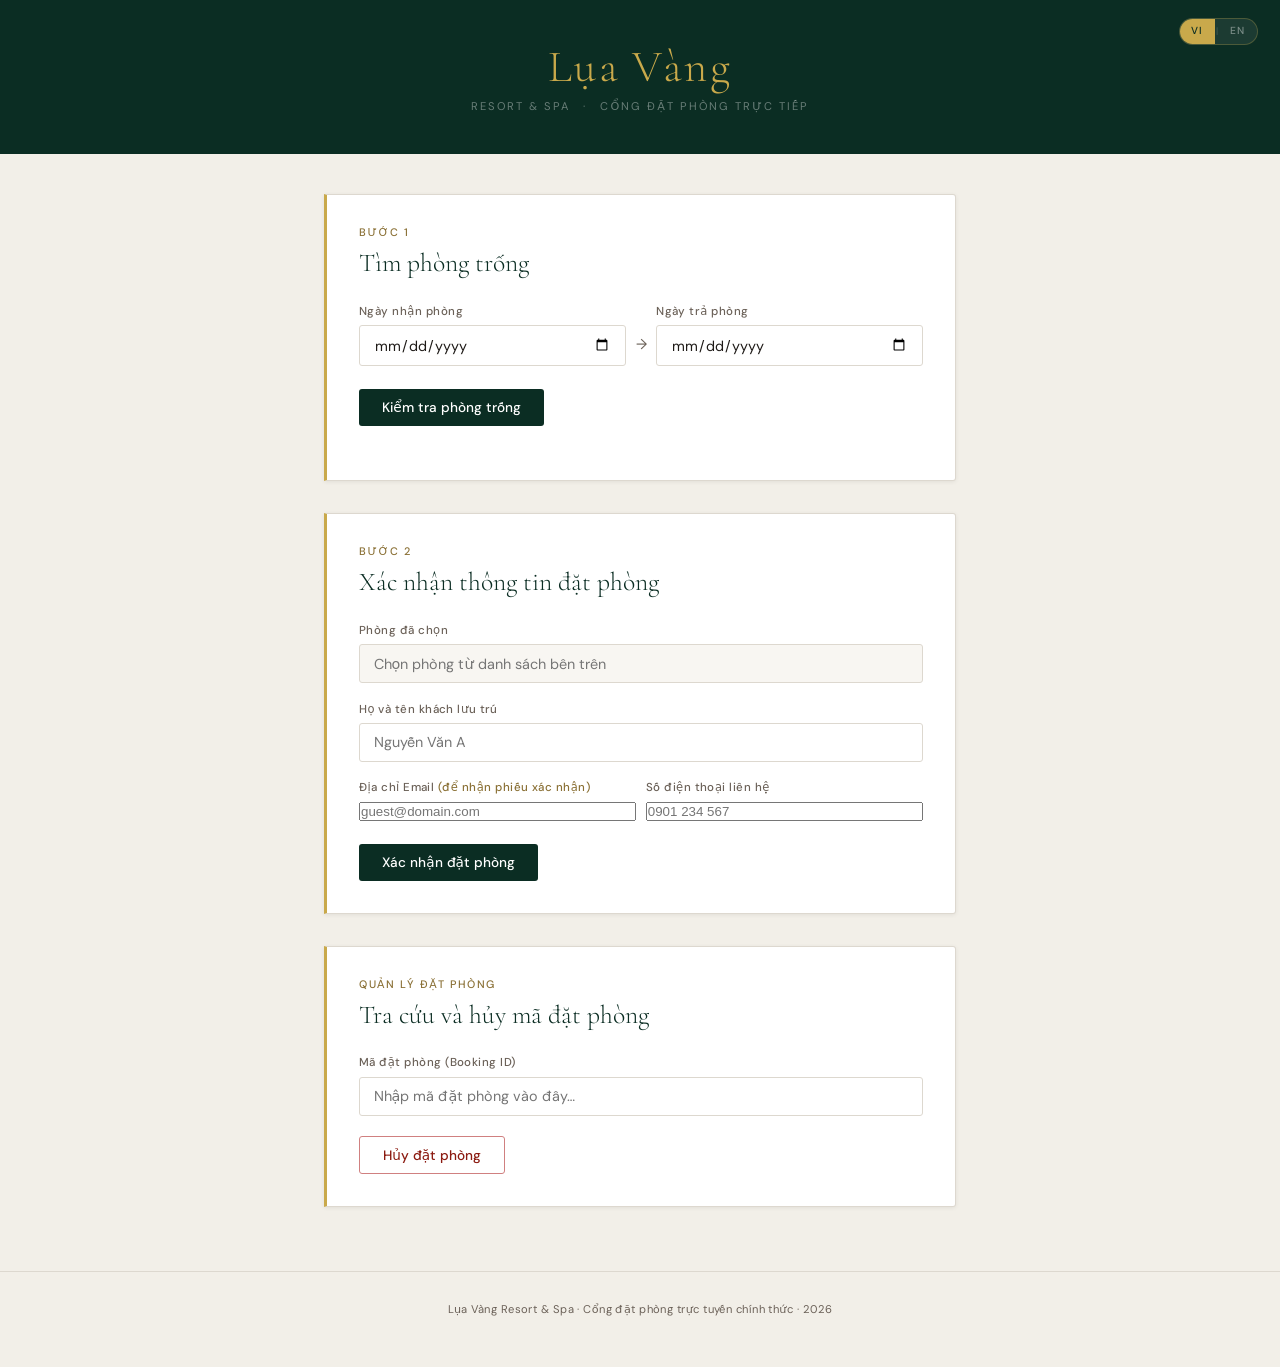
<file: index.html>
<!DOCTYPE html>
<html lang="vi">
<head>
  <meta charset="UTF-8">
  <meta name="viewport" content="width=device-width, initial-scale=1.0">
  <title>Đặt Phòng Trực Tuyến — Lụa Vàng Resort &amp; Spa</title>
  <link rel="preconnect" href="https://fonts.googleapis.com">
  <link rel="preconnect" href="https://fonts.gstatic.com" crossorigin>
  <link href="https://fonts.googleapis.com/css2?family=Cormorant+Garamond:ital,wght@0,300;0,400;1,300&family=DM+Sans:wght@300;400;500&display=swap" rel="stylesheet">
  <link rel="stylesheet" href="style.css">
</head>
<body>

  <header>
    <div class="header-inner">
      <div class="hotel-name">Lụa Vàng</div>
      <div class="hotel-sub" data-i18n-html="hotel-sub">Resort &amp; Spa &ensp;·&ensp; Cổng Đặt Phòng Trực Tiếp</div>
    </div>
    <div class="lang-toggle" id="lang-toggle" role="group" aria-label="Language / Ngôn ngữ">
      <span class="lang-opt active" data-lang="vi">VI</span>
      <span class="lang-sep">|</span>
      <span class="lang-opt" data-lang="en">EN</span>
    </div>
  </header>

  <main>
    <!-- BƯỚC 1: TÌM PHÒNG -->
    <section class="step" id="search-section">
      <div class="step-tag" data-i18n="step1-tag">Bước 1</div>
      <h2 data-i18n="step1-h2">Tìm phòng trống</h2>

      <div class="date-row">
        <div class="field">
          <label for="check-in" data-i18n="label-checkin">Ngày nhận phòng</label>
          <input type="date" id="check-in">
        </div>
        <span class="date-arrow">→</span>
        <div class="field">
          <label for="check-out" data-i18n="label-checkout">Ngày trả phòng</label>
          <input type="date" id="check-out">
        </div>
      </div>

      <button class="btn btn-primary" id="search-btn" data-i18n="btn-search">Kiểm tra phòng trống</button>
      <div id="search-status" class="msg hidden"></div>
      <div id="rooms-container"></div>
    </section>

    <!-- BƯỚC 2: XÁC NHẬN ĐẶT PHÒNG -->
    <section class="step" id="book-section">
      <div class="step-tag" data-i18n="step2-tag">Bước 2</div>
      <h2 data-i18n="step2-h2">Xác nhận thông tin đặt phòng</h2>

      <div class="field">
        <label for="selected-room" data-i18n="label-room">Phòng đã chọn</label>
        <input type="text" id="selected-room"
               placeholder="Chọn phòng từ danh sách bên trên"
               data-i18n-placeholder="ph-room" readonly>
      </div>

      <div class="field">
        <label for="guest-name" data-i18n="label-guest">Họ và tên khách lưu trú</label>
        <input type="text" id="guest-name"
               placeholder="Nguyễn Văn A"
               data-i18n-placeholder="ph-guest">
      </div>

      <div class="date-row">
        <div class="field">
          <label for="guest-email" data-i18n="label-email">Địa chỉ Email <span style="color:var(--gold-dim);font-weight:500" data-i18n="label-email-note">(để nhận phiếu xác nhận)</span></label>
          <input type="email" id="guest-email"
                 placeholder="guest@domain.com"
                 data-i18n-placeholder="ph-email">
        </div>
        <div class="field">
          <label for="guest-phone" data-i18n="label-phone">Số điện thoại liên hệ</label>
          <input type="tel" id="guest-phone"
                 placeholder="0901 234 567"
                 data-i18n-placeholder="ph-phone">
        </div>
      </div>

      <button class="btn btn-primary" id="book-btn" data-i18n="btn-book">Xác nhận đặt phòng</button>
      <div id="book-status" class="msg hidden"></div>
      <div id="booking-result" class="booking-panel hidden"></div>
    </section>

    <!-- BƯỚC 3: HỦY ĐẶT PHÒNG -->
    <section class="step" id="cancel-section">
      <div class="step-tag" data-i18n="cancel-tag">Quản lý đặt phòng</div>
      <h2 data-i18n="cancel-h2">Tra cứu và hủy mã đặt phòng</h2>

      <div class="field">
        <label for="booking-id-input" data-i18n="label-bid">Mã đặt phòng (Booking ID)</label>
        <input type="text" id="booking-id-input"
               placeholder="Nhập mã đặt phòng vào đây…"
               data-i18n-placeholder="ph-bid">
      </div>

      <button class="btn btn-cancel" id="cancel-btn" data-i18n="btn-cancel">Hủy đặt phòng</button>
      <div id="cancel-status" class="msg hidden"></div>
    </section>
  </main>

  <footer>
    <p data-i18n="footer-text">Lụa Vàng Resort &amp; Spa · Cổng đặt phòng trực tuyến chính thức · 2026</p>
  </footer>

  <script src="app.js"></script>
</body>
</html>
</file>
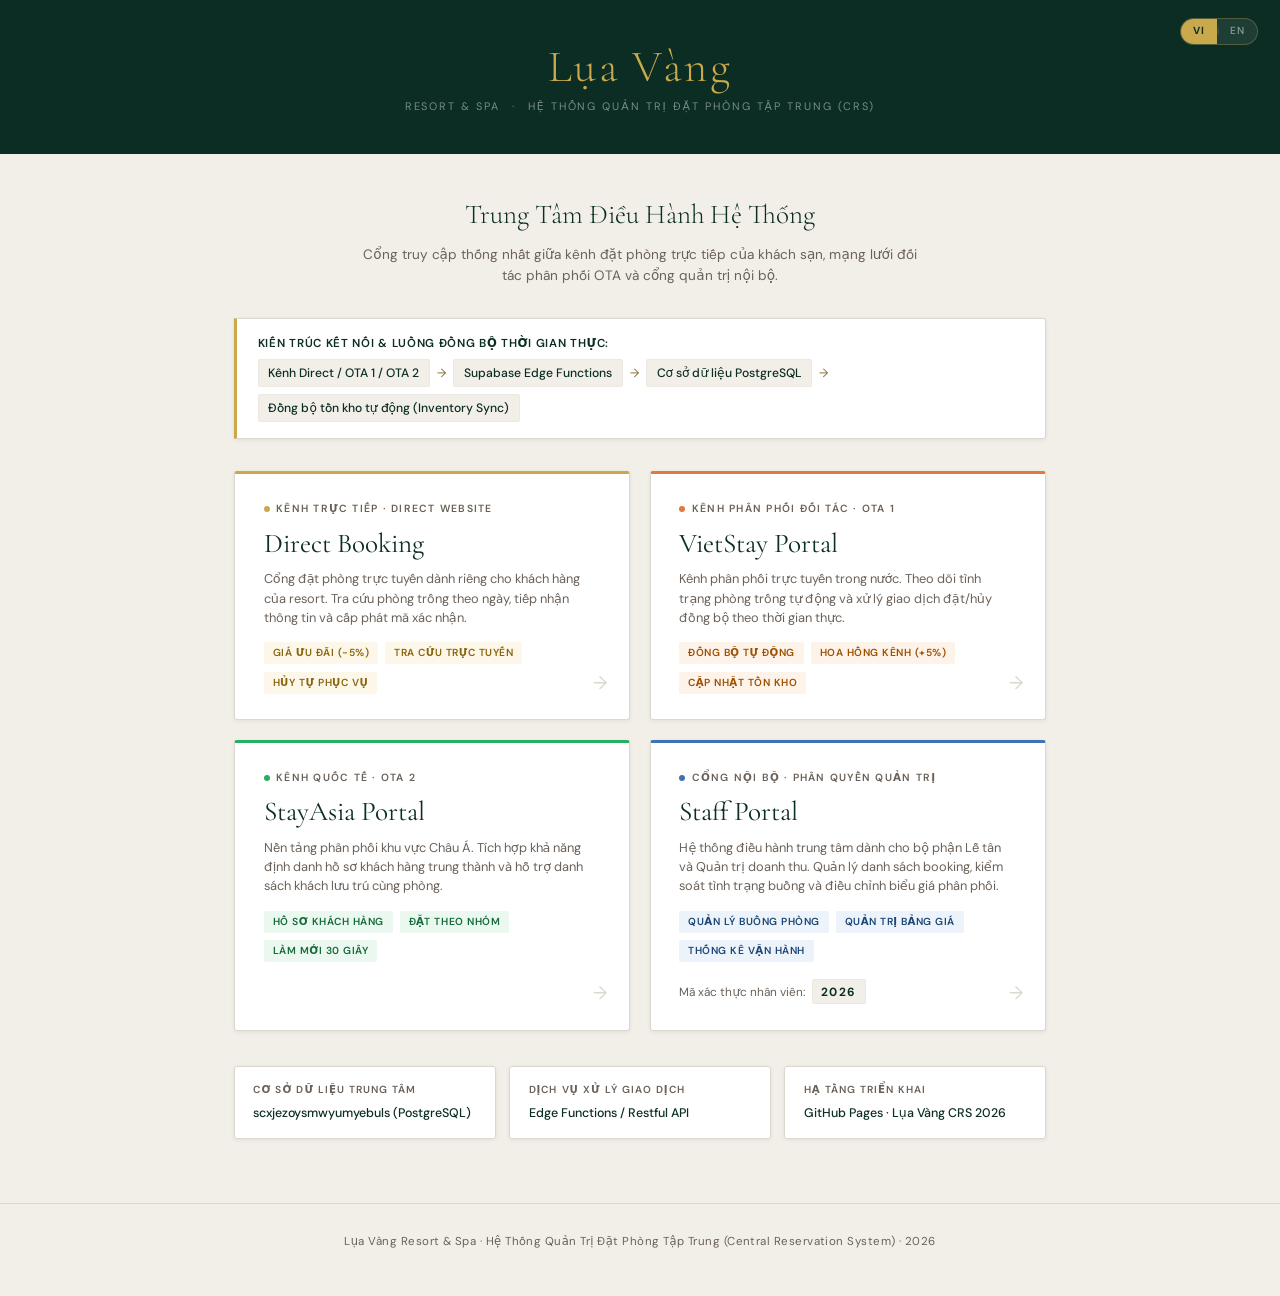
<file: hub.html>
<!DOCTYPE html>
<html lang="vi">
<head>
  <meta charset="UTF-8">
  <meta name="viewport" content="width=device-width, initial-scale=1.0">
  <title>Lụa Vàng Resort & Spa — Hệ Thống Điều Hành CRS</title>
  <link rel="preconnect" href="https://fonts.googleapis.com">
  <link rel="preconnect" href="https://fonts.gstatic.com" crossorigin>
  <link href="https://fonts.googleapis.com/css2?family=Cormorant+Garamond:ital,wght@0,300;0,400;1,300&family=DM+Sans:wght@300;400;500;700&display=swap" rel="stylesheet">
  <style>
    /* ── RESET & DESIGN TOKENS ── */
    *, *::before, *::after { box-sizing: border-box; margin: 0; padding: 0; }

    :root {
      --forest:      #0B2D23;
      --forest-mid:  #163E30;
      --gold:        #C9A94B;
      --gold-dim:    #8A7035;
      --gold-pale:   #F5EDD5;
      --ivory:       #F2EFE8;
      --white:       #FFFFFF;
      --ink:         #1E1A17;
      --muted:       #6B6158;
      --border:      #DDD8CF;
      --border-soft: #EDE9E2;
      --shadow:      0 1px 4px rgba(0,0,0,0.07);
      --radius:      3px;

      /* Kênh phân phối */
      --c-direct: #C9A94B;
      --c-ota1:   #E07B39;
      --c-ota2:   #27AE60;
      --c-staff:  #3D72B4;

      --serif: 'Cormorant Garamond', Georgia, serif;
      --sans:  'DM Sans', system-ui, sans-serif;
    }

    body {
      font-family: var(--sans);
      background: var(--ivory);
      color: var(--ink);
      font-size: 15px;
      line-height: 1.55;
      -webkit-font-smoothing: antialiased;
      min-height: 100vh;
      display: flex;
      flex-direction: column;
    }

    /* ── HEADER & LANGUAGE TOGGLE ── */
    header {
      background: var(--forest);
      padding: 2.8rem 2rem 2.4rem;
      text-align: center;
      position: relative;
    }

    .hotel-name {
      font-family: var(--serif);
      font-weight: 300;
      font-size: 2.8rem;
      color: var(--gold);
      letter-spacing: 0.05em;
      line-height: 1;
    }

    .hotel-sub {
      margin-top: 0.55rem;
      font-size: 0.68rem;
      font-weight: 400;
      color: rgba(255,255,255,0.45);
      letter-spacing: 0.18em;
      text-transform: uppercase;
    }

    .lang-toggle {
      position: absolute;
      top: 1.1rem;
      right: 1.4rem;
      display: flex;
      align-items: center;
      background: rgba(255,255,255,0.08);
      border: 1px solid rgba(201,169,75,0.3);
      border-radius: 999px;
      overflow: hidden;
      user-select: none;
    }

    .lang-opt {
      padding: 0.28rem 0.72rem;
      font-family: var(--sans);
      font-size: 0.64rem;
      font-weight: 500;
      letter-spacing: 0.1em;
      color: rgba(255,255,255,0.5);
      cursor: pointer;
      transition: background 0.15s, color 0.15s;
      line-height: 1.6;
    }

    .lang-opt.active {
      background: var(--gold);
      color: var(--forest);
      cursor: default;
      font-weight: 700;
    }

    .lang-opt:hover:not(.active) {
      background: rgba(255,255,255,0.14);
      color: rgba(255,255,255,0.85);
    }

    .lang-sep {
      color: rgba(255,255,255,0.2);
      font-size: 0.58rem;
      pointer-events: none;
    }

    /* ── MAIN LAYOUT ── */
    main {
      flex: 1;
      max-width: 860px;
      margin: 2.5rem auto 4rem;
      padding: 0 1.5rem;
      width: 100%;
    }

    .hub-intro {
      text-align: center;
      margin-bottom: 2rem;
    }

    .hub-intro h2 {
      font-family: var(--serif);
      font-weight: 300;
      font-size: 1.7rem;
      color: var(--forest);
      margin-bottom: 0.5rem;
    }

    .hub-intro p {
      font-size: 0.85rem;
      color: var(--muted);
      max-width: 560px;
      margin: 0 auto;
    }

    /* ── ARCHITECTURE FLOW ── */
    .arch-note {
      background: var(--white);
      border: 1px solid var(--border);
      border-left: 3px solid var(--gold);
      border-radius: 0 var(--radius) var(--radius) 0;
      padding: 1rem 1.3rem;
      font-size: 0.8rem;
      color: var(--muted);
      margin-bottom: 2rem;
      box-shadow: var(--shadow);
    }

    .arch-title {
      font-weight: 600;
      color: var(--forest);
      margin-bottom: 0.4rem;
      text-transform: uppercase;
      letter-spacing: 0.06em;
      font-size: 0.72rem;
    }

    .arch-flow {
      display: flex;
      align-items: center;
      gap: 0.45rem;
      flex-wrap: wrap;
      font-size: 0.76rem;
    }

    .arch-flow .node {
      background: var(--ivory);
      border: 1px solid var(--border-soft);
      padding: 0.22rem 0.6rem;
      border-radius: 2px;
      font-weight: 500;
      color: var(--forest);
      white-space: nowrap;
    }

    .arch-flow .arrow {
      color: var(--gold-dim);
      font-size: 0.75rem;
    }

    /* ── PORTAL GRID ── */
    .portal-grid {
      display: grid;
      grid-template-columns: repeat(2, 1fr);
      gap: 1.2rem;
    }

    .portal-card {
      background: var(--white);
      border: 1px solid var(--border);
      border-top: 3px solid var(--border);
      border-radius: var(--radius);
      padding: 1.7rem 1.8rem 1.6rem;
      text-decoration: none;
      color: var(--ink);
      box-shadow: var(--shadow);
      display: flex;
      flex-direction: column;
      gap: 0.65rem;
      transition: transform 0.16s ease, box-shadow 0.16s ease, border-color 0.16s ease;
      position: relative;
      overflow: hidden;
    }

    .portal-card::after {
      content: "→";
      position: absolute;
      right: 1.4rem;
      bottom: 1.4rem;
      font-size: 1.15rem;
      color: var(--border);
      transition: color 0.16s ease, right 0.16s ease;
    }

    .portal-card:hover {
      transform: translateY(-3px);
      box-shadow: 0 8px 24px rgba(0,0,0,0.09);
    }

    .portal-card:hover::after {
      right: 1.1rem;
    }

    .card-direct { border-top-color: var(--c-direct); }
    .card-direct:hover::after { color: var(--c-direct); }

    .card-ota1 { border-top-color: var(--c-ota1); }
    .card-ota1:hover::after { color: var(--c-ota1); }

    .card-ota2 { border-top-color: var(--c-ota2); }
    .card-ota2:hover::after { color: var(--c-ota2); }

    .card-staff { border-top-color: var(--c-staff); }
    .card-staff:hover::after { color: var(--c-staff); }

    .card-channel-tag {
      font-size: 0.65rem;
      font-weight: 600;
      letter-spacing: 0.12em;
      text-transform: uppercase;
      color: var(--muted);
      display: flex;
      align-items: center;
      gap: 0.4rem;
    }

    .channel-dot {
      display: inline-block;
      width: 6px;
      height: 6px;
      border-radius: 50%;
      flex-shrink: 0;
    }

    .card-direct .channel-dot { background: var(--c-direct); }
    .card-ota1   .channel-dot { background: var(--c-ota1); }
    .card-ota2   .channel-dot { background: var(--c-ota2); }
    .card-staff  .channel-dot { background: var(--c-staff); }

    .card-name {
      font-family: var(--serif);
      font-weight: 400;
      font-size: 1.7rem;
      color: var(--forest);
      line-height: 1.15;
    }

    .card-desc {
      font-size: 0.8rem;
      color: var(--muted);
      line-height: 1.5;
    }

    .card-badges {
      display: flex;
      gap: 0.45rem;
      flex-wrap: wrap;
      margin-top: 0.3rem;
    }

    .badge {
      font-size: 0.64rem;
      font-weight: 600;
      letter-spacing: 0.05em;
      padding: 0.2rem 0.55rem;
      border-radius: 2px;
      text-transform: uppercase;
    }

    .badge-direct { background: #FDF7EA; color: #8A6510; }
    .badge-ota1   { background: #FEF3E8; color: #9E4F00; }
    .badge-ota2   { background: #EAF8F0; color: #166A3B; }
    .badge-staff  { background: #EDF3FA; color: #1C4675; }

    .pin-hint-row {
      margin-top: 0.4rem;
      display: flex;
      align-items: center;
      gap: 0.45rem;
      font-size: 0.74rem;
      color: var(--muted);
    }

    .pin-box {
      font-family: var(--sans);
      background: var(--ivory);
      border: 1px solid var(--border-soft);
      padding: 0.15rem 0.5rem;
      border-radius: 2px;
      letter-spacing: 0.12em;
      color: var(--forest);
      font-weight: 700;
    }

    /* ── SYSTEM SPECS ROW ── */
    .info-row {
      margin-top: 2.2rem;
      display: grid;
      grid-template-columns: repeat(3, 1fr);
      gap: 0.85rem;
    }

    .info-card {
      background: var(--white);
      border: 1px solid var(--border);
      border-radius: var(--radius);
      padding: 0.95rem 1.15rem;
      box-shadow: var(--shadow);
    }

    .info-card .ic-label {
      font-size: 0.64rem;
      font-weight: 600;
      letter-spacing: 0.1em;
      text-transform: uppercase;
      color: var(--muted);
      margin-bottom: 0.35rem;
    }

    .info-card .ic-value {
      font-family: var(--sans);
      font-size: 0.78rem;
      color: var(--forest);
      font-weight: 500;
      word-break: break-all;
    }

    /* ── FOOTER ── */
    footer {
      border-top: 1px solid var(--border);
      padding: 1.8rem 2rem 2.8rem;
      text-align: center;
      font-size: 0.72rem;
      color: var(--muted);
      letter-spacing: 0.04em;
    }

    @media (max-width: 680px) {
      .portal-grid { grid-template-columns: 1fr; }
      .info-row    { grid-template-columns: 1fr; }
      .arch-flow   { flex-direction: column; align-items: flex-start; }
      .arch-flow .arrow { transform: rotate(90deg); margin: 0.2rem 0; }
      .lang-toggle { top: 0.85rem; right: 1rem; }
    }
  </style>
</head>
<body>

  <header>
    <div class="hotel-name">Lụa Vàng</div>
    <div class="hotel-sub" data-i18n-html="hotel-sub">Resort &amp; Spa &ensp;·&ensp; Hệ Thống Quản Trị Đặt Phòng Tập Trung (CRS)</div>

    <!-- Nút chuyển ngôn ngữ VI / EN -->
    <div class="lang-toggle" id="lang-toggle" role="group" aria-label="Language / Ngôn ngữ">
      <span class="lang-opt active" data-lang="vi">VI</span>
      <span class="lang-sep">|</span>
      <span class="lang-opt" data-lang="en">EN</span>
    </div>
  </header>

  <main>

    <div class="hub-intro">
      <h2 data-i18n="hub-title">Trung Tâm Điều Hành Hệ Thống</h2>
      <p data-i18n="hub-desc">Cổng truy cập thống nhất giữa kênh đặt phòng trực tiếp của khách sạn, mạng lưới đối tác phân phối OTA và cổng quản trị nội bộ.</p>
    </div>

    <!-- SƠ ĐỒ LUỒNG ĐỒNG BỘ DỮ LIỆU -->
    <div class="arch-note">
      <div class="arch-title" data-i18n="arch-title">Kiến trúc kết nối &amp; Luồng đồng bộ thời gian thực:</div>
      <div class="arch-flow">
        <span class="node" data-i18n="node-channels">Kênh Direct / OTA 1 / OTA 2</span>
        <span class="arrow">→</span>
        <span class="node">Supabase Edge Functions</span>
        <span class="arrow">→</span>
        <span class="node" data-i18n="node-db">Cơ sở dữ liệu PostgreSQL</span>
        <span class="arrow">→</span>
        <span class="node" data-i18n="node-sync">Đồng bộ tồn kho tự động (Inventory Sync)</span>
      </div>
    </div>

    <!-- DANH SÁCH 4 CỔNG GIAO DIỆN -->
    <div class="portal-grid">

      <!-- 1. KÊNH WEBSITE TRỰC TIẾP -->
      <a href="index.html" class="portal-card card-direct">
        <div class="card-channel-tag">
          <span class="channel-dot"></span>
          <span data-i18n="tag-direct">Kênh Trực Tiếp · Direct Website</span>
        </div>
        <div class="card-name">Direct Booking</div>
        <div class="card-desc" data-i18n="desc-direct">
          Cổng đặt phòng trực tuyến dành riêng cho khách hàng của resort. Tra cứu phòng trống theo ngày, tiếp nhận thông tin và cấp phát mã xác nhận.
        </div>
        <div class="card-badges">
          <span class="badge badge-direct" data-i18n="badge-direct-1">Giá ưu đãi (-5%)</span>
          <span class="badge badge-direct" data-i18n="badge-direct-2">Tra cứu trực tuyến</span>
          <span class="badge badge-direct" data-i18n="badge-direct-3">Hủy tự phục vụ</span>
        </div>
      </a>

      <!-- 2. KÊNH ĐỐI TÁC OTA 1 (VIETSTAY) -->
      <a href="ota1.html" class="portal-card card-ota1">
        <div class="card-channel-tag">
          <span class="channel-dot"></span>
          <span data-i18n="tag-ota1">Kênh Phân Phối Đối Tác · OTA 1</span>
        </div>
        <div class="card-name">VietStay Portal</div>
        <div class="card-desc" data-i18n="desc-ota1">
          Kênh phân phối trực tuyến trong nước. Theo dõi tình trạng phòng trống tự động và xử lý giao dịch đặt/hủy đồng bộ theo thời gian thực.
        </div>
        <div class="card-badges">
          <span class="badge badge-ota1" data-i18n="badge-ota1-1">Đồng bộ tự động</span>
          <span class="badge badge-ota1" data-i18n="badge-ota1-2">Hoa hồng kênh (+5%)</span>
          <span class="badge badge-ota1" data-i18n="badge-ota1-3">Cập nhật tồn kho</span>
        </div>
      </a>

      <!-- 3. KÊNH ĐỐI TÁC OTA 2 (STAYASIA) -->
      <a href="ota2.html" class="portal-card card-ota2">
        <div class="card-channel-tag">
          <span class="channel-dot"></span>
          <span data-i18n="tag-ota2">Kênh Quốc Tế · OTA 2</span>
        </div>
        <div class="card-name">StayAsia Portal</div>
        <div class="card-desc" data-i18n="desc-ota2">
          Nền tảng phân phối khu vực Châu Á. Tích hợp khả năng định danh hồ sơ khách hàng trung thành và hỗ trợ danh sách khách lưu trú cùng phòng.
        </div>
        <div class="card-badges">
          <span class="badge badge-ota2" data-i18n="badge-ota2-1">Hồ sơ khách hàng</span>
          <span class="badge badge-ota2" data-i18n="badge-ota2-2">Đặt theo nhóm</span>
          <span class="badge badge-ota2" data-i18n="badge-ota2-3">Làm mới 30 giây</span>
        </div>
      </a>

      <!-- 4. CỔNG NHÂN VIÊN (STAFF PORTAL) -->
      <a href="staff.html" class="portal-card card-staff">
        <div class="card-channel-tag">
          <span class="channel-dot"></span>
          <span data-i18n="tag-staff">Cổng Nội Bộ · Phân Quyền Quản Trị</span>
        </div>
        <div class="card-name">Staff Portal</div>
        <div class="card-desc" data-i18n="desc-staff">
          Hệ thống điều hành trung tâm dành cho bộ phận Lễ tân và Quản trị doanh thu. Quản lý danh sách booking, kiểm soát tình trạng buồng và điều chỉnh biểu giá phân phối.
        </div>
        <div class="card-badges">
          <span class="badge badge-staff" data-i18n="badge-staff-1">Quản lý buồng phòng</span>
          <span class="badge badge-staff" data-i18n="badge-staff-2">Quản trị bảng giá</span>
          <span class="badge badge-staff" data-i18n="badge-staff-3">Thống kê vận hành</span>
        </div>
        <div class="pin-hint-row">
          <span data-i18n="label-pin">Mã xác thực nhân viên:</span> <span class="pin-box">2026</span>
        </div>
      </a>

    </div>

    <!-- THÔNG TIN KẾT NỐI HỆ THỐNG -->
    <div class="info-row">
      <div class="info-card">
        <div class="ic-label" data-i18n="info-db">Cơ Sở Dữ Liệu Trung Tâm</div>
        <div class="ic-value">scxjezoysmwyumyebuls (PostgreSQL)</div>
      </div>
      <div class="info-card">
        <div class="ic-label" data-i18n="info-api">Dịch Vụ Xử Lý Giao Dịch</div>
        <div class="ic-value">Edge Functions / Restful API</div>
      </div>
      <div class="info-card">
        <div class="ic-label" data-i18n="info-repo">Hạ Tầng Triển Khai</div>
        <div class="ic-value">GitHub Pages · Lụa Vàng CRS 2026</div>
      </div>
    </div>

  </main>

  <footer>
    <p data-i18n="footer-text">Lụa Vàng Resort &amp; Spa · Hệ Thống Quản Trị Đặt Phòng Tập Trung (Central Reservation System) · 2026</p>
  </footer>

  <script>
    // ── BỘ TỪ ĐIỂN SONG NGỮ (I18N) ──
    const I18N_HUB = {
      vi: {
        'hotel-sub':       'Resort &amp; Spa &ensp;·&ensp; Hệ Thống Quản Trị Đặt Phòng Tập Trung (CRS)',
        'hub-title':        'Trung Tâm Điều Hành Hệ Thống',
        'hub-desc':         'Cổng truy cập thống nhất giữa kênh đặt phòng trực tiếp của khách sạn, mạng lưới đối tác phân phối OTA và cổng quản trị nội bộ.',
        'arch-title':       'Kiến trúc kết nối & Luồng đồng bộ thời gian thực:',
        'node-channels':    'Kênh Direct / OTA 1 / OTA 2',
        'node-db':          'Cơ sở dữ liệu PostgreSQL',
        'node-sync':        'Đồng bộ tồn kho tự động (Inventory Sync)',
        'tag-direct':       'Kênh Trực Tiếp · Direct Website',
        'desc-direct':      'Cổng đặt phòng trực tuyến dành riêng cho khách hàng của resort. Tra cứu phòng trống theo ngày, tiếp nhận thông tin và cấp phát mã xác nhận.',
        'badge-direct-1':   'Giá ưu đãi (-5%)',
        'badge-direct-2':   'Tra cứu trực tuyến',
        'badge-direct-3':   'Hủy tự phục vụ',
        'tag-ota1':         'Kênh Phân Phối Đối Tác · OTA 1',
        'desc-ota1':        'Kênh phân phối trực tuyến trong nước. Theo dõi tình trạng phòng trống tự động và xử lý giao dịch đặt/hủy đồng bộ theo thời gian thực.',
        'badge-ota1-1':     'Đồng bộ tự động',
        'badge-ota1-2':     'Hoa hồng kênh (+5%)',
        'badge-ota1-3':     'Cập nhật tồn kho',
        'tag-ota2':         'Kênh Quốc Tế · OTA 2',
        'desc-ota2':        'Nền tảng phân phối khu vực Châu Á. Tích hợp khả năng định danh hồ sơ khách hàng trung thành và hỗ trợ danh sách khách lưu trú cùng phòng.',
        'badge-ota2-1':     'Hồ sơ khách hàng',
        'badge-ota2-2':     'Đặt theo nhóm',
        'badge-ota2-3':     'Làm mới 30 giây',
        'tag-staff':        'Cổng Nội Bộ · Phân Quyền Quản Trị',
        'desc-staff':       'Hệ thống điều hành trung tâm dành cho bộ phận Lễ tân và Quản trị doanh thu. Quản lý danh sách booking, kiểm soát tình trạng buồng và điều chỉnh biểu giá phân phối.',
        'badge-staff-1':    'Quản lý buồng phòng',
        'badge-staff-2':    'Quản trị bảng giá',
        'badge-staff-3':    'Thống kê vận hành',
        'label-pin':        'Mã xác thực nhân viên:',
        'info-db':          'Cơ Sở Dữ Liệu Trung Tâm',
        'info-api':         'Dịch Vụ Xử Lý Giao Dịch',
        'info-repo':        'Hạ Tầng Triển Khai',
        'footer-text':      'Lụa Vàng Resort & Spa · Hệ Thống Quản Trị Đặt Phòng Tập Trung (Central Reservation System) · 2026'
      },
      en: {
        'hotel-sub':       'Resort &amp; Spa &ensp;·&ensp; Central Reservation System (CRS)',
        'hub-title':        'System Operations Hub',
        'hub-desc':         'Unified access portal connecting the hotel direct booking engine, OTA partner distribution networks, and staff PMS management.',
        'arch-title':       'Connectivity Architecture & Real-Time Sync Flow:',
        'node-channels':    'Direct / OTA 1 / OTA 2 Channels',
        'node-db':          'PostgreSQL Database Engine',
        'node-sync':        'Authoritative Inventory Synchronization',
        'tag-direct':       'Direct Booking Engine · Website',
        'desc-direct':      'Official reservation portal for hotel guests. Real-time availability lookup, secure guest registration, and instant booking issuance.',
        'badge-direct-1':   'Best Rate (-5%)',
        'badge-direct-2':   'Live Search',
        'badge-direct-3':   'Self-Service Cancel',
        'tag-ota1':         'Domestic Partner Channel · OTA 1',
        'desc-ota1':        'Primary regional distribution partner. Continuous two-way availability synchronization, live reservations, and instant booking push.',
        'badge-ota1-1':     'Real-Time Sync',
        'badge-ota1-2':     'Commission Rate (+5%)',
        'badge-ota1-3':     'Live Inventory',
        'tag-ota2':         'International Partner · OTA 2',
        'desc-ota2':        'Pan-Asian luxury travel channel. Features automated guest profile recognition, CRM history matching, and multi-guest rooming lists.',
        'badge-ota2-1':     'Guest Profile CRM',
        'badge-ota2-2':     'Group Rooming',
        'badge-ota2-3':     '30s Auto Refresh',
        'tag-staff':        'Internal Operations · Staff Portal',
        'desc-staff':       'Central operations system for Front Desk and Revenue Management. Booking tracking, room status oversight, and dynamic channel rate control.',
        'badge-staff-1':    'Front Desk Ops',
        'badge-staff-2':    'Rate Management',
        'badge-staff-3':    'Daily Operations',
        'label-pin':        'Staff Access Code:',
        'info-db':          'Authoritative Database',
        'info-api':         'Transaction Middleware',
        'info-repo':        'Deployment Platform',
        'footer-text':      'Lua Vang Resort & Spa · Central Reservation System (CRS) · 2026'
      }
    };

    let currentHubLang = 'vi';

    function applyHubLanguage(lang) {
      currentHubLang = lang;
      document.documentElement.lang = lang;
      document.title = lang === 'en' 
        ? 'Lua Vang Resort & Spa — CRS Operations Hub'
        : 'Lụa Vàng Resort & Spa — Hệ Thống Điều Hành CRS';

      document.querySelectorAll('.lang-opt').forEach(opt => {
        opt.classList.toggle('active', opt.dataset.lang === lang);
      });

      const dict = I18N_HUB[lang] || I18N_HUB.vi;
      document.querySelectorAll('[data-i18n]').forEach(el => {
        const key = el.dataset.i18n;
        if (dict[key]) el.textContent = dict[key];
      });

      document.querySelectorAll('[data-i18n-html]').forEach(el => {
        const key = el.dataset.i18nHtml;
        if (dict[key]) el.innerHTML = dict[key];
      });

      try { localStorage.setItem('hub-lang', lang); } catch {}
    }

    // Khởi tạo sự kiện chuyển ngữ
    document.getElementById('lang-toggle')?.addEventListener('click', e => {
      const opt = e.target.closest('.lang-opt');
      if (opt && opt.dataset.lang !== currentHubLang) {
        applyHubLanguage(opt.dataset.lang);
      }
    });

    // Tự động nhận diện ngôn ngữ đã lưu hoặc mặc định VI
    (function initHub() {
      let saved = 'vi';
      try {
        saved = localStorage.getItem('hub-lang') || localStorage.getItem('staff-lang') || 'vi';
      } catch {}
      applyHubLanguage(saved);
    })();
  </script>
</body>
</html>
</file>
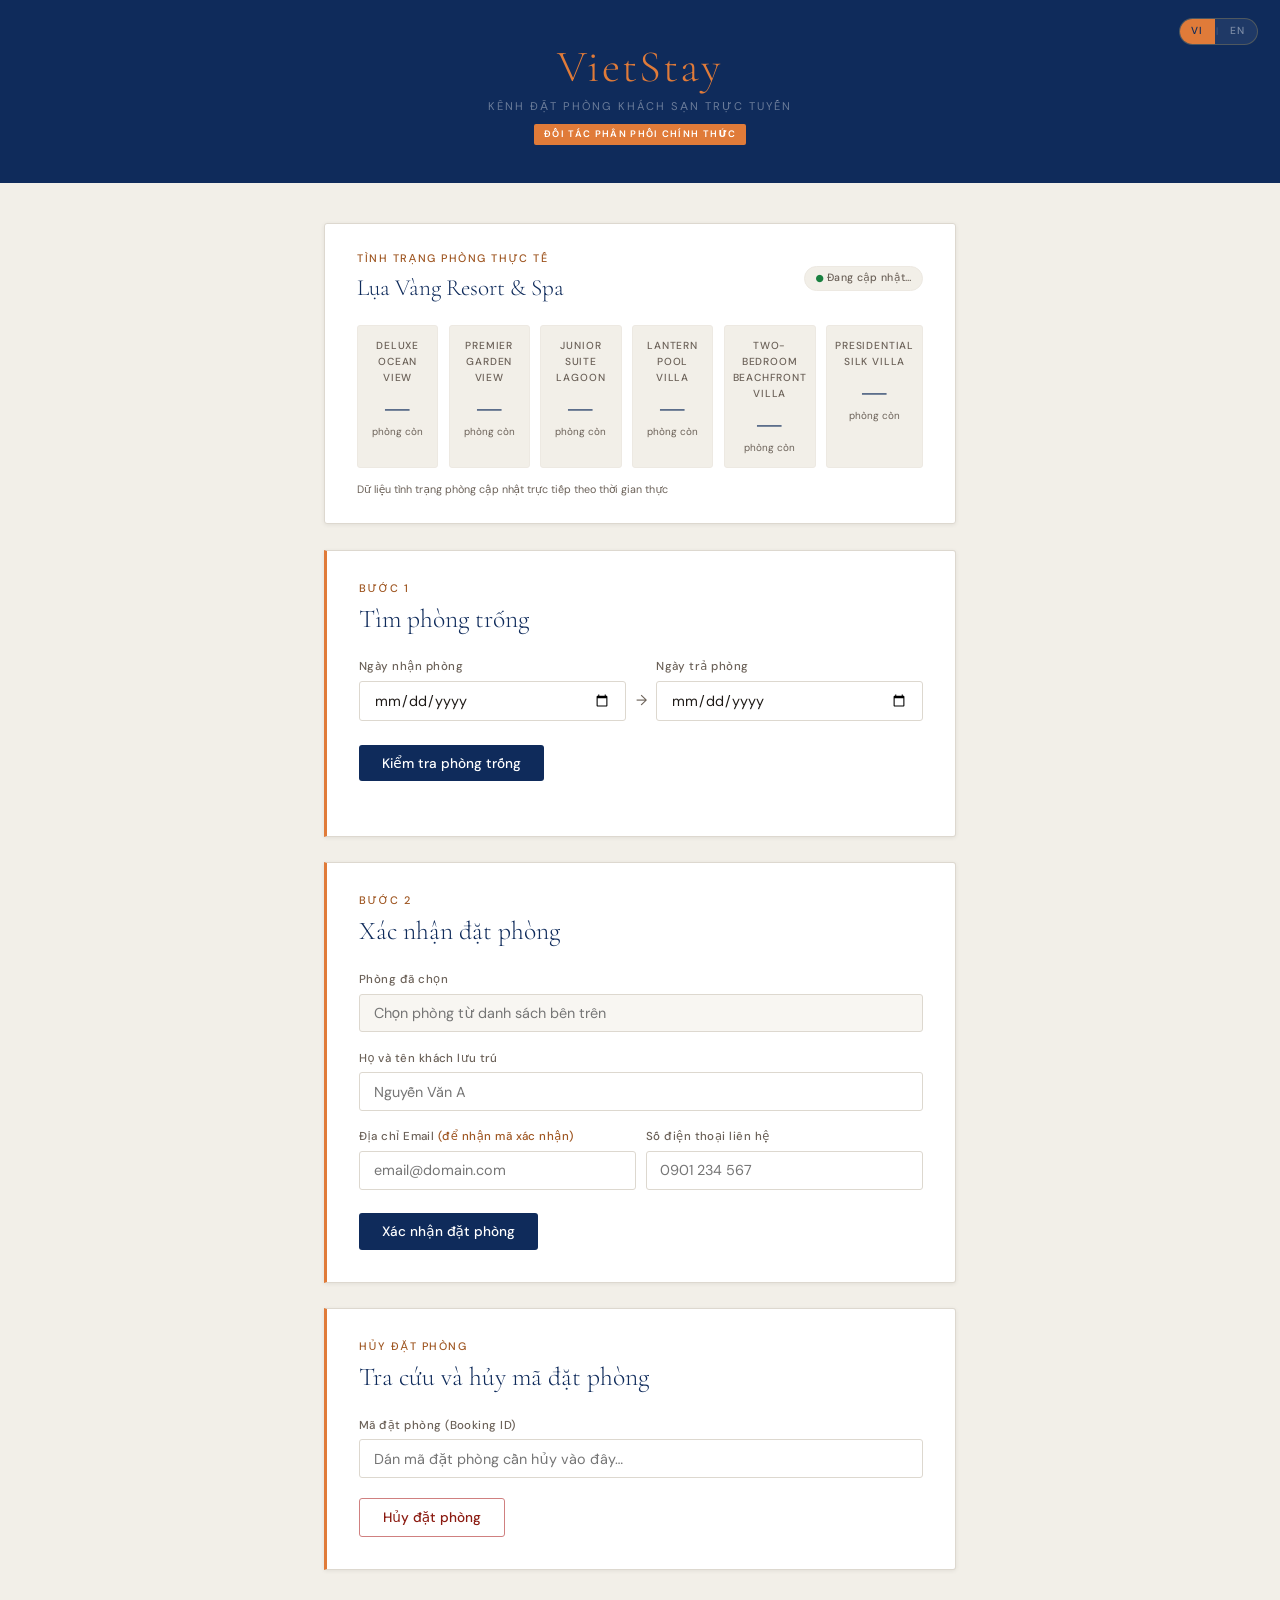
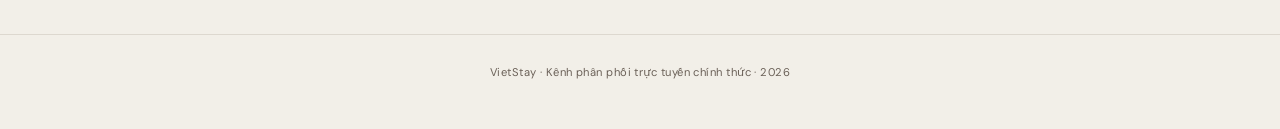
<file: ota1.html>
<!DOCTYPE html>
<html lang="vi">
<head>
  <meta charset="UTF-8">
  <meta name="viewport" content="width=device-width, initial-scale=1.0">
  <title>VietStay — Đặt phòng khách sạn trực tuyến</title>
  <link rel="preconnect" href="https://fonts.googleapis.com">
  <link rel="preconnect" href="https://fonts.gstatic.com" crossorigin>
  <link href="https://fonts.googleapis.com/css2?family=Cormorant+Garamond:ital,wght@0,300;0,400;1,300&family=DM+Sans:wght@300;400;500;700&display=swap" rel="stylesheet">
  <link rel="stylesheet" href="style.css">
  <style>
    :root {
      --forest:     #0F2B5B; --forest-mid: #163575;
      --gold:       #E07B39; --gold-dim:   #9E5520; --gold-pale: #FEF0E6;
    }
    .ota-panel {
      background:var(--white); border:1px solid var(--border);
      border-radius:var(--radius); padding:1.6rem 2rem; box-shadow:var(--shadow);
    }
    .ota-panel-header { display:flex; justify-content:space-between; align-items:flex-start; flex-wrap:wrap; gap:.5rem; }
    .ota-panel-title  { font-family:var(--serif); font-weight:300; font-size:1.45rem; color:var(--forest); }
    .ota-sync-badge   { font-size:.66rem; font-weight:500; color:var(--muted); background:var(--ivory);
                        border:1px solid var(--border-soft); border-radius:999px; padding:.22rem .65rem;
                        letter-spacing:.04em; white-space:nowrap; align-self:center; }
    .ota-sync-badge.live::before { content:"● "; color:#1A8040; font-size:.6rem; }
    .inv-grid { display:grid; grid-template-columns:repeat(6,1fr); gap:.65rem; margin-top:1.1rem; }
    .inv-card { background:var(--ivory); border:1px solid var(--border-soft); border-radius:var(--radius);
                padding:.75rem .5rem; text-align:center; transition:border-color .14s; }
    .inv-card:hover { border-color:var(--gold); }
    .inv-type  { font-size:.64rem; font-weight:500; color:var(--muted); text-transform:uppercase; letter-spacing:.08em; }
    .inv-count { font-family:var(--serif); font-size:2rem; font-weight:300; color:var(--forest); line-height:1.1; margin-top:.15rem; }
    .inv-sub   { font-size:.62rem; color:var(--muted); margin-top:.05rem; }
    .inv-card.low  .inv-count { color:#9E4F00; }
    .inv-card.sold .inv-count { color:#8B1A10; }
    .inv-card.sold { border-color:#e8c0bc; background:#fdf5f5; }
    .ota-footer-note { margin-top:.8rem; font-size:.67rem; color:var(--muted); }
    .ota-badge { display:inline-block; margin-top:.5rem; padding:.2rem .65rem; background:var(--gold); color:#fff;
                 font-family:var(--sans); font-size:.59rem; font-weight:600; letter-spacing:.14em;
                 text-transform:uppercase; border-radius:2px; }
    .field-note { font-size:0.72rem; color:var(--gold-dim); font-weight:500; }
    input[type="email"], input[type="tel"] {
      width: 100%; padding: 0.58rem 0.85rem; border: 1px solid var(--border);
      border-radius: var(--radius); font-family: var(--sans); font-size: 0.9rem;
      color: var(--ink); background: var(--white); transition: border-color .14s;
    }
    input[type="email"]:focus, input[type="tel"]:focus {
      outline: none; border-color: var(--gold); box-shadow: 0 0 0 2.5px rgba(224,123,57,0.16);
    }
    main { gap:1.6rem; }
    @media(max-width:700px){ .inv-grid{grid-template-columns:repeat(3,1fr);} }
    @media(max-width:400px){ .inv-grid{grid-template-columns:repeat(2,1fr);} }
  </style>
</head>
<body>
  <header>
    <div class="header-inner">
      <div class="hotel-name">VietStay</div>
      <div class="hotel-sub" data-i18n-html="hotel-sub">Kênh đặt phòng khách sạn trực tuyến</div>
      <div><span class="ota-badge">Đối tác phân phối chính thức</span></div>
    </div>
    <div class="lang-toggle" id="lang-toggle" role="group" aria-label="Language / Ngôn ngữ">
      <span class="lang-opt active" data-lang="vi">VI</span>
      <span class="lang-sep">|</span>
      <span class="lang-opt" data-lang="en">EN</span>
    </div>
  </header>

  <main>
    <!-- TÌNH TRẠNG PHÒNG THỜI GIAN THỰC (6 HẠNG PHÒNG CHUẨN DB) -->
    <section class="ota-panel" id="inventory-section">
      <div class="ota-panel-header">
        <div>
          <div class="step-tag" data-i18n="inv-tag" style="margin-bottom:.3rem">Tình trạng phòng thực tế</div>
          <div class="ota-panel-title" data-i18n-html="inv-title">Lụa Vàng Resort &amp; Spa</div>
        </div>
        <div class="ota-sync-badge live" id="inv-updated">Đang cập nhật…</div>
      </div>
      <div class="inv-grid" id="inv-grid">
        <div class="inv-card"><div class="inv-type">Deluxe Ocean View</div><div class="inv-count">—</div><div class="inv-sub" data-i18n="inv-sub">phòng còn</div></div>
        <div class="inv-card"><div class="inv-type">Premier Garden View</div><div class="inv-count">—</div><div class="inv-sub" data-i18n="inv-sub">phòng còn</div></div>
        <div class="inv-card"><div class="inv-type">Junior Suite Lagoon</div><div class="inv-count">—</div><div class="inv-sub" data-i18n="inv-sub">phòng còn</div></div>
        <div class="inv-card"><div class="inv-type">Lantern Pool Villa</div><div class="inv-count">—</div><div class="inv-sub" data-i18n="inv-sub">phòng còn</div></div>
        <div class="inv-card"><div class="inv-type">Two-Bedroom Beachfront Villa</div><div class="inv-count">—</div><div class="inv-sub" data-i18n="inv-sub">phòng còn</div></div>
        <div class="inv-card"><div class="inv-type">Presidential Silk Villa</div><div class="inv-count">—</div><div class="inv-sub" data-i18n="inv-sub">phòng còn</div></div>
      </div>
      <div class="ota-footer-note" data-i18n="inv-footer">Dữ liệu tình trạng phòng cập nhật trực tiếp theo thời gian thực</div>
    </section>

    <!-- BƯỚC 1: TÌM PHÒNG -->
    <section class="step" id="search-section">
      <div class="step-tag" data-i18n="step1-tag">Bước 1</div>
      <h2 data-i18n="step1-h2">Tìm phòng trống</h2>
      <div class="date-row">
        <div class="field">
          <label for="check-in" data-i18n="label-checkin">Ngày nhận phòng</label>
          <input type="date" id="check-in">
        </div>
        <span class="date-arrow">→</span>
        <div class="field">
          <label for="check-out" data-i18n="label-checkout">Ngày trả phòng</label>
          <input type="date" id="check-out">
        </div>
      </div>
      <button class="btn btn-primary" id="search-btn" data-i18n="btn-search">Kiểm tra phòng trống</button>
      <div id="search-status" class="msg hidden"></div>
      <div id="rooms-container"></div>
    </section>

    <!-- BƯỚC 2: THÔNG TIN KHÁCH & ĐẶT PHÒNG -->
    <section class="step" id="book-section">
      <div class="step-tag" data-i18n="step2-tag">Bước 2</div>
      <h2 data-i18n="step2-h2">Xác nhận đặt phòng</h2>
      
      <div class="field">
        <label for="selected-room" data-i18n="label-room">Phòng đã chọn</label>
        <input type="text" id="selected-room" readonly
               data-i18n-placeholder="ph-room" placeholder="Chọn phòng từ danh sách bên trên">
      </div>
      
      <div class="field">
        <label for="guest-name" data-i18n="label-guest">Họ và tên khách lưu trú</label>
        <input type="text" id="guest-name"
               data-i18n-placeholder="ph-guest" placeholder="Nguyễn Văn A">
      </div>

      <div class="date-row">
        <div class="field">
          <label for="guest-email" data-i18n="label-email">Địa chỉ Email <span class="field-note" data-i18n="label-email-note">(để nhận mã xác nhận)</span></label>
          <input type="email" id="guest-email" placeholder="email@domain.com" data-i18n-placeholder="ph-email">
        </div>
        <div class="field">
          <label for="guest-phone" data-i18n="label-phone">Số điện thoại liên hệ</label>
          <input type="tel" id="guest-phone" placeholder="0901 234 567" data-i18n-placeholder="ph-phone">
        </div>
      </div>

      <button class="btn btn-primary" id="book-btn" data-i18n="btn-book">Xác nhận đặt phòng</button>
      <div id="book-status" class="msg hidden"></div>
      <div id="booking-result" class="booking-panel hidden"></div>
    </section>

    <!-- BƯỚC 3: HỦY ĐẶT PHÒNG -->
    <section class="step" id="cancel-section">
      <div class="step-tag" data-i18n="cancel-tag">Hủy đặt phòng</div>
      <h2 data-i18n="cancel-h2">Tra cứu và hủy mã đặt phòng</h2>
      <div class="field">
        <label for="booking-id-input" data-i18n="label-bid">Mã đặt phòng (Booking ID)</label>
        <input type="text" id="booking-id-input"
               data-i18n-placeholder="ph-bid" placeholder="Dán mã đặt phòng cần hủy vào đây…">
      </div>
      <button class="btn btn-cancel" id="cancel-btn" data-i18n="btn-cancel">Hủy đặt phòng</button>
      <div id="cancel-status" class="msg hidden"></div>
    </section>
  </main>

  <footer>
    <p data-i18n="footer-text">VietStay · Kênh phân phối trực tuyến chính thức · 2026</p>
  </footer>

  <script src="ota1.js?v=2026_fixed"></script>
</body>
</html>
</file>
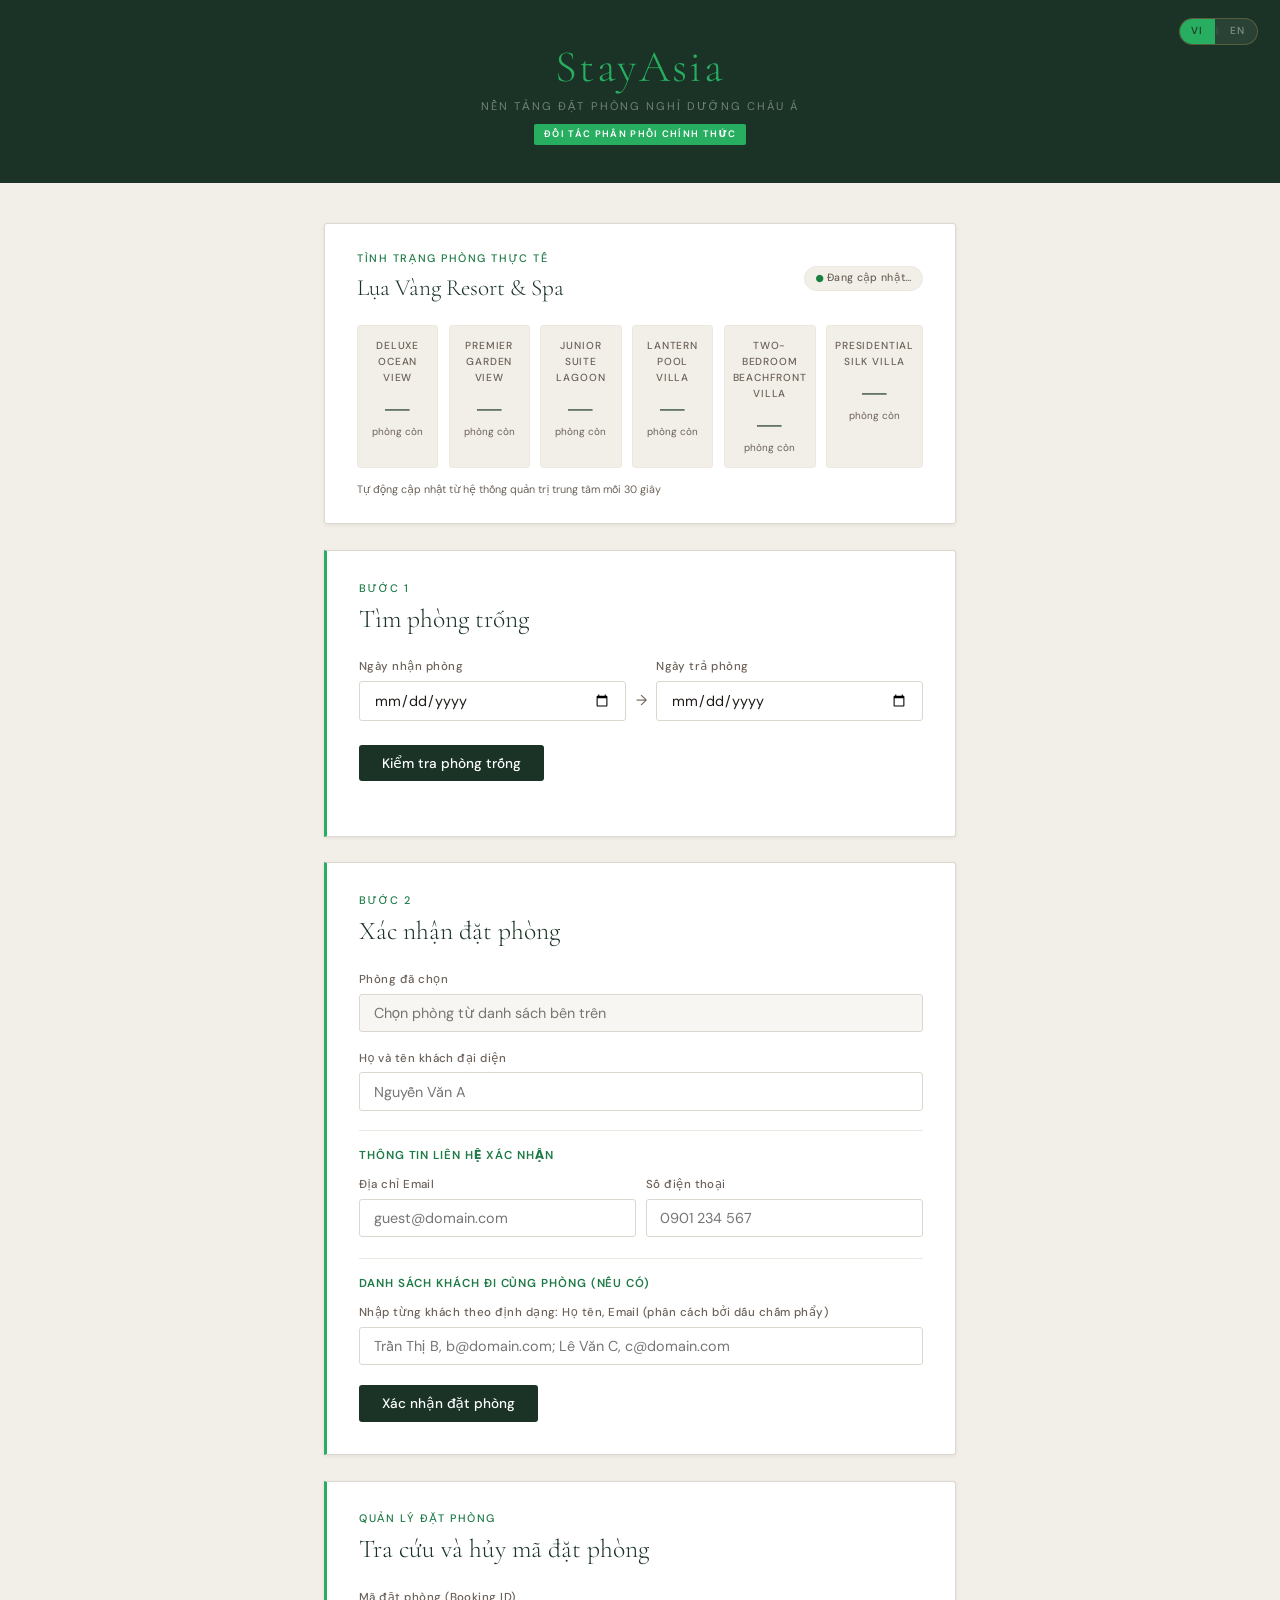
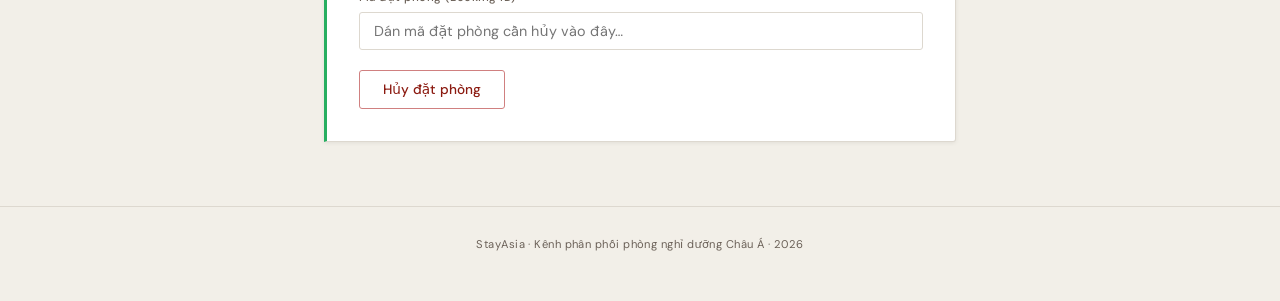
<file: ota2.html>
<!DOCTYPE html>
<html lang="vi">
<head>
  <meta charset="UTF-8">
  <meta name="viewport" content="width=device-width, initial-scale=1.0">
  <title>StayAsia — Nền tảng đặt phòng Châu Á</title>
  <link rel="preconnect" href="https://fonts.googleapis.com">
  <link rel="preconnect" href="https://fonts.gstatic.com" crossorigin>
  <link href="https://fonts.googleapis.com/css2?family=Cormorant+Garamond:ital,wght@0,300;0,400;1,300&family=DM+Sans:wght@300;400;500;700&display=swap" rel="stylesheet">
  <link rel="stylesheet" href="style.css">
  <style>
    :root {
      --forest:#1A3326; --forest-mid:#234737;
      --gold:#27AE60; --gold-dim:#1E7A46; --gold-pale:#E8F8EE;
    }
    .ota-panel { background:var(--white); border:1px solid var(--border); border-radius:var(--radius); padding:1.6rem 2rem; box-shadow:var(--shadow); }
    .ota-panel-header { display:flex; justify-content:space-between; align-items:flex-start; flex-wrap:wrap; gap:.5rem; }
    .ota-panel-title  { font-family:var(--serif); font-weight:300; font-size:1.45rem; color:var(--forest); }
    .ota-sync-badge   { font-size:.66rem; font-weight:500; color:var(--muted); background:var(--ivory);
                        border:1px solid var(--border-soft); border-radius:999px; padding:.22rem .65rem;
                        letter-spacing:.04em; white-space:nowrap; align-self:center; }
    .ota-sync-badge.live::before { content:"● "; color:#1A8040; font-size:.6rem; }
    .inv-grid { display:grid; grid-template-columns:repeat(6,1fr); gap:.65rem; margin-top:1.1rem; }
    .inv-card { background:var(--ivory); border:1px solid var(--border-soft); border-radius:var(--radius);
                padding:.75rem .5rem; text-align:center; transition:border-color .14s; }
    .inv-card:hover { border-color:var(--gold); }
    .inv-type  { font-size:.64rem; font-weight:500; color:var(--muted); text-transform:uppercase; letter-spacing:.08em; }
    .inv-count { font-family:var(--serif); font-size:2rem; font-weight:300; color:var(--forest); line-height:1.1; margin-top:.15rem; }
    .inv-sub   { font-size:.62rem; color:var(--muted); margin-top:.05rem; }
    .inv-card.low  .inv-count { color:#7A5500; }
    .inv-card.sold .inv-count { color:#8B1A10; }
    .inv-card.sold { border-color:#e8c0bc; background:#fdf5f5; }
    .ota-footer-note { margin-top:.8rem; font-size:.67rem; color:var(--muted); }
    .ota-badge { display:inline-block; margin-top:.5rem; padding:.2rem .65rem; background:var(--gold); color:#fff;
                 font-family:var(--sans); font-size:.59rem; font-weight:600; letter-spacing:.14em;
                 text-transform:uppercase; border-radius:2px; }
    .guest-section-label { font-size:.72rem; font-weight:600; letter-spacing:.08em; text-transform:uppercase;
                           color:var(--gold-dim); margin:1.2rem 0 .7rem; padding-top:1rem;
                           border-top:1px solid var(--border-soft); }
    input[type="email"],input[type="tel"] { width:100%; padding:.58rem .85rem; border:1px solid var(--border);
      border-radius:var(--radius); font-family:var(--sans); font-size:.9rem; color:var(--ink); background:var(--white); transition:border-color .14s; }
    input[type="email"]:focus,input[type="tel"]:focus { outline:none; border-color:var(--gold); box-shadow:0 0 0 2.5px rgba(39,174,96,.14); }
    main { gap:1.6rem; }
    @media(max-width:700px){ .inv-grid{grid-template-columns:repeat(3,1fr);} }
    @media(max-width:400px){ .inv-grid{grid-template-columns:repeat(2,1fr);} }
  </style>
</head>
<body>
  <header>
    <div class="header-inner">
      <div class="hotel-name">StayAsia</div>
      <div class="hotel-sub" data-i18n-html="hotel-sub">Nền tảng đặt phòng nghỉ dưỡng Châu Á</div>
      <div><span class="ota-badge">Đối tác phân phối chính thức</span></div>
    </div>
    <div class="lang-toggle" id="lang-toggle" role="group" aria-label="Language / Ngôn ngữ">
      <span class="lang-opt active" data-lang="vi">VI</span>
      <span class="lang-sep">|</span>
      <span class="lang-opt" data-lang="en">EN</span>
    </div>
  </header>

  <main>
    <!-- TÌNH TRẠNG PHÒNG THỜI GIAN THỰC (6 HẠNG PHÒNG CHUẨN DB) -->
    <section class="ota-panel" id="inventory-section">
      <div class="ota-panel-header">
        <div>
          <div class="step-tag" data-i18n="inv-tag" style="margin-bottom:.3rem">Tình trạng phòng thực tế</div>
          <div class="ota-panel-title" data-i18n-html="inv-title">Lụa Vàng Resort &amp; Spa</div>
        </div>
        <div class="ota-sync-badge live" id="inv-updated">Đang cập nhật…</div>
      </div>
      <div class="inv-grid" id="inv-grid">
        <div class="inv-card"><div class="inv-type">Deluxe Ocean View</div><div class="inv-count">—</div><div class="inv-sub" data-i18n="inv-sub">phòng còn</div></div>
        <div class="inv-card"><div class="inv-type">Premier Garden View</div><div class="inv-count">—</div><div class="inv-sub" data-i18n="inv-sub">phòng còn</div></div>
        <div class="inv-card"><div class="inv-type">Junior Suite Lagoon</div><div class="inv-count">—</div><div class="inv-sub" data-i18n="inv-sub">phòng còn</div></div>
        <div class="inv-card"><div class="inv-type">Lantern Pool Villa</div><div class="inv-count">—</div><div class="inv-sub" data-i18n="inv-sub">phòng còn</div></div>
        <div class="inv-card"><div class="inv-type">Two-Bedroom Beachfront Villa</div><div class="inv-count">—</div><div class="inv-sub" data-i18n="inv-sub">phòng còn</div></div>
        <div class="inv-card"><div class="inv-type">Presidential Silk Villa</div><div class="inv-count">—</div><div class="inv-sub" data-i18n="inv-sub">phòng còn</div></div>
      </div>
      <div class="ota-footer-note" data-i18n="inv-footer">Tự động cập nhật từ hệ thống quản trị trung tâm mỗi 30 giây</div>
    </section>

    <!-- BƯỚC 1 -->
    <section class="step" id="search-section">
      <div class="step-tag" data-i18n="step1-tag">Bước 1</div>
      <h2 data-i18n="step1-h2">Tìm phòng trống</h2>
      <div class="date-row">
        <div class="field">
          <label for="check-in" data-i18n="label-checkin">Ngày nhận phòng</label>
          <input type="date" id="check-in">
        </div>
        <span class="date-arrow">→</span>
        <div class="field">
          <label for="check-out" data-i18n="label-checkout">Ngày trả phòng</label>
          <input type="date" id="check-out">
        </div>
      </div>
      <button class="btn btn-primary" id="search-btn" data-i18n="btn-search">Kiểm tra phòng trống</button>
      <div id="search-status" class="msg hidden"></div>
      <div id="rooms-container"></div>
    </section>

    <!-- BƯỚC 2 -->
    <section class="step" id="book-section">
      <div class="step-tag" data-i18n="step2-tag">Bước 2</div>
      <h2 data-i18n="step2-h2">Xác nhận đặt phòng</h2>
      <div class="field">
        <label for="selected-room" data-i18n="label-room">Phòng đã chọn</label>
        <input type="text" id="selected-room" readonly
               data-i18n-placeholder="ph-room" placeholder="Chọn phòng từ danh sách bên trên">
      </div>
      <div class="field">
        <label for="guest-name" data-i18n="label-guest">Họ và tên khách đại diện</label>
        <input type="text" id="guest-name" data-i18n-placeholder="ph-guest" placeholder="Nguyễn Văn A">
      </div>

      <!-- Thông tin liên hệ -->
      <div class="guest-section-label" data-i18n="label-returning">Thông tin liên hệ xác nhận</div>
      <div class="date-row">
        <div class="field">
          <label for="guest-email" data-i18n="label-email">Địa chỉ Email</label>
          <input type="email" id="guest-email" placeholder="guest@domain.com" data-i18n-placeholder="ph-email">
        </div>
        <div class="field">
          <label for="guest-phone" data-i18n="label-phone">Số điện thoại</label>
          <input type="tel" id="guest-phone" placeholder="0901 234 567" data-i18n-placeholder="ph-phone">
        </div>
      </div>

      <!-- Danh sách khách đi cùng -->
      <div class="guest-section-label" data-i18n="label-multi">Danh sách khách đi cùng phòng (nếu có)</div>
      <div class="field">
        <label for="extra-guests" data-i18n="label-extra">Nhập từng khách theo định dạng: Họ tên, Email (phân cách bởi dấu chấm phẩy)</label>
        <input type="text" id="extra-guests"
               data-i18n-placeholder="ph-extra"
               placeholder="Trần Thị B, b@domain.com; Lê Văn C, c@domain.com">
      </div>

      <button class="btn btn-primary" id="book-btn" data-i18n="btn-book">Xác nhận đặt phòng</button>
      <div id="book-status" class="msg hidden"></div>
      <div id="booking-result" class="booking-panel hidden"></div>
    </section>

    <!-- BƯỚC 3 -->
    <section class="step" id="cancel-section">
      <div class="step-tag" data-i18n="cancel-tag">Quản lý đặt phòng</div>
      <h2 data-i18n="cancel-h2">Tra cứu và hủy mã đặt phòng</h2>
      <div class="field">
        <label for="booking-id-input" data-i18n="label-bid">Mã đặt phòng (Booking ID)</label>
        <input type="text" id="booking-id-input" data-i18n-placeholder="ph-bid" placeholder="Dán mã đặt phòng cần hủy vào đây…">
      </div>
      <button class="btn btn-cancel" id="cancel-btn" data-i18n="btn-cancel">Hủy đặt phòng</button>
      <div id="cancel-status" class="msg hidden"></div>
    </section>
  </main>

  <footer>
    <p data-i18n="footer-text">StayAsia · Kênh phân phối phòng nghỉ dưỡng Châu Á · 2026</p>
  </footer>

  <script src="ota2.js?v=2026_fixed"></script>
</body>
</html>
</file>
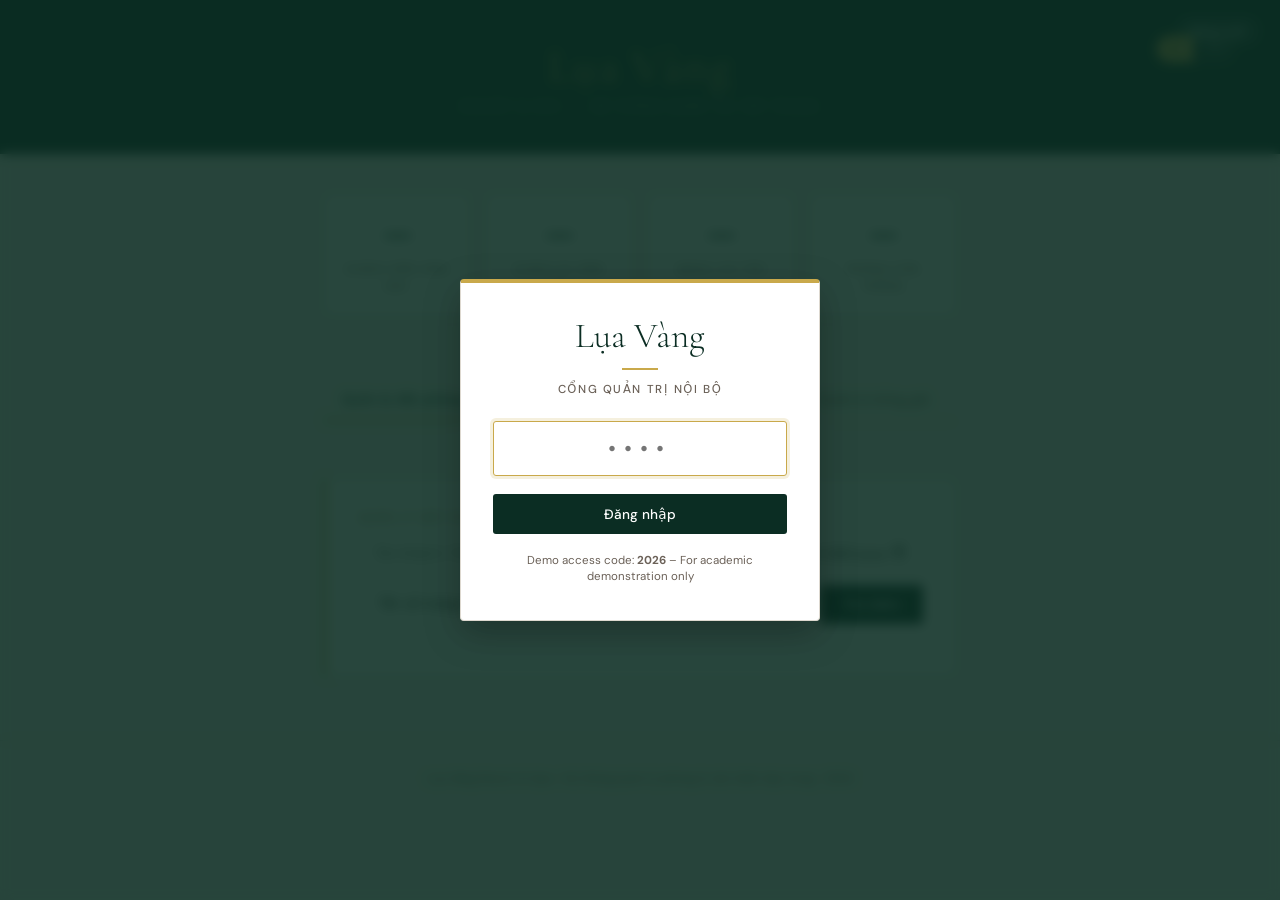
<file: staff.html>
<!DOCTYPE html>
<html lang="vi">
<head>
  <meta charset="UTF-8">
  <meta name="viewport" content="width=device-width, initial-scale=1.0">
  <title>Cổng nhân viên — Lụa Vàng Resort & Spa</title>
  <link rel="preconnect" href="https://fonts.googleapis.com">
  <link rel="preconnect" href="https://fonts.gstatic.com" crossorigin>
  <link href="https://fonts.googleapis.com/css2?family=Cormorant+Garamond:ital,wght@0,300;0,400;1,300&family=DM+Sans:wght@300;400;500;700&display=swap" rel="stylesheet">
  <link rel="stylesheet" href="style.css">
  <link rel="stylesheet" href="staff.css?v=2026_clean_auth">
</head>
<body>

  <!-- ═══════════════════════ PIN OVERLAY ═══════════════════════ -->
  <div id="pin-overlay" class="pin-overlay" style="z-index: 999999; display: flex;">
    <form class="pin-card" id="pin-card" onsubmit="event.preventDefault(); handleStaffLogin(event);" autocomplete="off">
      <div class="pin-logo">Lụa Vàng</div>
      <div class="pin-divider"></div>
      <div class="pin-sub" data-i18n="pin-sub">Cổng quản trị nội bộ</div>
      <div class="pin-field">
        <input type="password"
               id="pin-input"
               placeholder="••••"
               maxlength="8"
               autocomplete="new-password"
               inputmode="numeric"
               autofocus>
      </div>
      <button type="submit" class="btn pin-btn" id="pin-btn" data-i18n="pin-btn">Đăng nhập</button>
      <div id="pin-msg" class="msg hidden"></div>
      <div class="pin-hint" data-i18n-html="pin-hint">Demo access code: <strong>2026</strong> – For academic demonstration only</div>
    </form>
  </div>

  <!-- ═══════════════════════ HEADER ════════════════════════════ -->
  <header>
    <div class="header-inner">
      <div class="hotel-name">Lụa Vàng</div>
      <div class="hotel-sub" data-i18n-html="hotel-sub-staff">Resort &amp; Spa &ensp;·&ensp; Hệ thống quản trị tập trung</div>
    </div>
    <div class="header-actions">
      <div class="lang-toggle" id="lang-toggle" role="group" aria-label="Language / Ngôn ngữ">
        <span class="lang-opt active" data-lang="vi">VI</span>
        <span class="lang-sep">|</span>
        <span class="lang-opt" data-lang="en">EN</span>
      </div>
      <button type="button" class="logout-btn" id="logout-btn" data-i18n="btn-logout">Đăng xuất</button>
    </div>
  </header>

  <!-- ═══════════════════════ DASHBOARD ═════════════════════════ -->
  <main id="staff-main">

    <!-- ── THỐNG KÊ HOẠT ĐỘNG TRONG NGÀY ── -->
    <div class="stats-row">
      <div class="stat-card">
        <div class="stat-num" id="stat-arrivals">—</div>
        <div class="stat-label" data-i18n="stat-arrivals">Khách đến hôm nay</div>
      </div>
      <div class="stat-card">
        <div class="stat-num" id="stat-departures">—</div>
        <div class="stat-label" data-i18n="stat-departures">Khách đi hôm nay</div>
      </div>
      <div class="stat-card">
        <div class="stat-num" id="stat-occupied">—</div>
        <div class="stat-label" data-i18n="stat-occupied">Đang lưu trú</div>
      </div>
      <div class="stat-card">
        <div class="stat-num" id="stat-available">—</div>
        <div class="stat-label" data-i18n="stat-available">Phòng còn trống</div>
      </div>
    </div>

    <!-- ── TABS ĐIỀU HƯỚNG ── -->
    <div class="tabs">
      <button class="tab-btn active" data-tab="bookings"     data-i18n="tab-bookings">Quản lý đặt phòng</button>
      <button class="tab-btn"        data-tab="new-booking"  data-i18n="tab-new-booking">Tạo đặt phòng mới</button>
      <button class="tab-btn"        data-tab="availability" data-i18n="tab-availability">Kiểm tra phòng</button>
      <button class="tab-btn"        data-tab="rates"        data-i18n="tab-rates">Quản lý bảng giá</button>
    </div>

    <!-- ═══════ TAB 1: QUẢN LÝ BOOKING ═══════ -->
    <div class="tab-panel active" id="tab-bookings">
      <div class="step">
        <div class="step-tag" data-i18n="tab-bookings">Quản lý đặt phòng</div>

        <div class="search-row">
          <input type="text"
                 id="search-name"
                 placeholder="Tên khách / Mã đặt phòng / Kênh…"
                 data-i18n-placeholder="ph-search">
          <input type="date" id="search-date-from">
          <input type="date" id="search-date-to">
          <select id="search-status" class="select-input">
            <option value=""            data-i18n="opt-all-status">Tất cả trạng thái</option>
            <option value="confirmed"   data-i18n="opt-confirmed">Đã xác nhận</option>
            <option value="checked_in"  data-i18n="opt-checked-in">Đang lưu trú</option>
            <option value="checked_out" data-i18n="opt-checked-out">Đã hoàn tất</option>
            <option value="cancelled"   data-i18n="opt-cancelled">Đã hủy</option>
          </select>
          <button type="button" class="btn btn-primary" id="search-bookings-btn"
                  data-i18n="btn-search-bookings">Tìm kiếm</button>
        </div>

        <div id="search-bookings-status" class="msg hidden"></div>
        <div id="bookings-table-container"></div>
      </div>
    </div>

    <!-- ═══════ TAB 2: TẠO BOOKING MỚI ═══════ -->
    <div class="tab-panel" id="tab-new-booking">
      <div class="step">
        <div class="step-tag" data-i18n="new-bk-tag">Đặt phòng tại quầy</div>
        <h2 data-i18n="new-bk-h2">Tiếp nhận đặt phòng trực tiếp</h2>

        <div class="date-row">
          <div class="field">
            <label for="nb-check-in" data-i18n="label-checkin">Ngày nhận phòng</label>
            <input type="date" id="nb-check-in">
          </div>
          <span class="date-arrow">→</span>
          <div class="field">
            <label for="nb-check-out" data-i18n="label-checkout">Ngày trả phòng</label>
            <input type="date" id="nb-check-out">
          </div>
        </div>

        <button type="button" class="btn btn-primary" id="nb-search-btn"
                data-i18n="btn-search-avail">Kiểm tra phòng trống</button>
        <div id="nb-search-status" class="msg hidden"></div>
        <div id="nb-rooms-container"></div>

        <div id="nb-book-form" class="nb-form hidden">
          <div class="field">
            <label for="nb-selected-room" data-i18n="label-room">Phòng đã chọn</label>
            <input type="text" id="nb-selected-room" readonly
                   placeholder="Chọn phòng từ danh sách"
                   data-i18n-placeholder="ph-room">
          </div>

          <div class="date-row">
            <div class="field">
              <label for="nb-guest-name" data-i18n="label-guest">Họ và tên khách đại diện</label>
              <input type="text" id="nb-guest-name"
                     placeholder="Nguyễn Văn A"
                     data-i18n-placeholder="ph-guest">
            </div>
            <div class="field">
              <label for="nb-guest-email" data-i18n="label-email">Địa chỉ Email</label>
              <input type="email" id="nb-guest-email" placeholder="guest@domain.com">
            </div>
          </div>

          <div class="date-row">
            <div class="field">
              <label for="nb-guest-phone" data-i18n="label-phone">Số điện thoại liên hệ</label>
              <input type="tel" id="nb-guest-phone" placeholder="0901 234 567">
            </div>
            <div class="field">
              <label for="nb-extra-guests" data-i18n="label-extra">Khách đi cùng phòng (nếu có)</label>
              <input type="text" id="nb-extra-guests"
                     placeholder="Tên, email — phân cách bởi dấu chấm phẩy"
                     data-i18n-placeholder="ph-extra">
            </div>
          </div>

          <button type="button" class="btn btn-primary" id="nb-book-btn"
                  data-i18n="btn-book">Xác nhận đặt phòng</button>
          <div id="nb-book-status" class="msg hidden"></div>
          <div id="nb-booking-result" class="booking-panel hidden"></div>
        </div>
      </div>
    </div>

    <!-- ═══════ TAB 3: TRA CỨU NHANH PHÒNG TRỐNG ═══════ -->
    <div class="tab-panel" id="tab-availability">
      <div class="step">
        <div class="step-tag" data-i18n="avail-tag">Tra cứu nhanh</div>
        <h2 data-i18n="avail-h2">Kiểm tra tình trạng phòng theo giai đoạn</h2>

        <div class="date-row">
          <div class="field">
            <label for="av-check-in" data-i18n="label-checkin">Ngày nhận phòng</label>
            <input type="date" id="av-check-in">
          </div>
          <span class="date-arrow">→</span>
          <div class="field">
            <label for="av-check-out" data-i18n="label-checkout">Ngày trả phòng</label>
            <input type="date" id="av-check-out">
          </div>
        </div>

        <button type="button" class="btn btn-primary" id="av-search-btn"
                data-i18n="btn-search">Kiểm tra</button>
        <div id="av-status" class="msg hidden"></div>
        <div id="av-rooms-container"></div>
      </div>
    </div>

    <!-- ═══════ TAB 4: QUẢN TRỊ BẢNG GIÁ ═══════ -->
    <div class="tab-panel" id="tab-rates">
      <div class="step">
        <div class="step-tag" data-i18n="rate-tag">Quản trị giá bán & Kênh phân phối</div>
        <h2 data-i18n="rate-h2">Cập nhật giá bán cơ bản (Base Rate)</h2>

        <div class="rate-form-grid">
          <div class="field" style="margin-bottom:0">
            <label for="rate-room-type" data-i18n="label-room-type">Hạng phòng áp dụng</label>
            <select id="rate-room-type" class="select-input rate-select">
              <option value="" data-i18n="loading-types">Đang tải danh mục phòng…</option>
            </select>
          </div>

          <div class="field" style="margin-bottom:0">
            <label for="rate-base-input" data-i18n="label-base-rate">Giá cơ bản / đêm (VNĐ)</label>
            <input type="number" id="rate-base-input"
                   min="100000" step="50000"
                   placeholder="Chọn hạng phòng để tải giá..."
                   data-i18n-placeholder="ph-base-rate">
          </div>

          <div class="field" style="margin-bottom:0">
            <label for="rate-changed-by" data-i18n="label-changed-by">Bộ phận thực hiện</label>
            <input type="text" id="rate-changed-by"
                   value="Revenue Manager"
                   placeholder="Revenue Manager" readonly>
          </div>
        </div>

        <button type="button" class="btn btn-primary" id="update-rate-btn"
                data-i18n="btn-update-rate">Lưu thay đổi giá</button>
        <div id="rate-status" class="msg hidden"></div>

        <!-- THẺ GIÁ PHÂN PHỐI THEO KÊNH -->
        <div class="rate-channels-section">
          <div class="step-tag" style="margin-top:1.8rem;margin-bottom:0"
               data-i18n="rate-preview-tag">Bảng giá phân phối tự động theo chính sách kênh</div>
          <div class="rate-cards-grid" id="rate-cards-grid">
            <div class="rate-card">
              <div class="rc-channel" data-i18n="card-ch-direct">Kênh Direct (Website)</div>
              <div class="rc-mult" data-i18n="card-sub-direct">Chiết khấu 5% (× 0.95)</div>
              <div class="rc-price" id="price-direct">—</div>
            </div>
            <div class="rate-card">
              <div class="rc-channel" data-i18n="card-ch-ota1">OTA 1 · VietStay</div>
              <div class="rc-mult" data-i18n="card-sub-ota1">Phí hoa hồng 5% (× 1.05)</div>
              <div class="rc-price" id="price-ota1">—</div>
            </div>
            <div class="rate-card">
              <div class="rc-channel" data-i18n="card-ch-ota2">OTA 2 · StayAsia</div>
              <div class="rc-mult" data-i18n="card-sub-ota2">Phí hoa hồng 5% (× 1.05)</div>
              <div class="rc-price" id="price-ota2">—</div>
            </div>
            <div class="rate-card">
              <div class="rc-channel" data-i18n="card-ch-gds">Kênh GDS / Đại lý</div>
              <div class="rc-mult" data-i18n="card-sub-gds">Giá chuẩn (× 1.00)</div>
              <div class="rc-price" id="price-gds">—</div>
            </div>
          </div>
        </div>

        <!-- LỊCH SỬ THAY ĐỔI GIÁ -->
        <div class="rate-history-section">
          <div style="display:flex;justify-content:space-between;align-items:center;margin-top:2rem">
            <div class="step-tag" style="margin:0"
                 data-i18n="rate-history-tag">Lịch sử điều chỉnh biểu giá</div>
            <button class="action-btn" id="refresh-history-btn" type="button" data-i18n="btn-refresh">↻ Làm mới</button>
          </div>
          <div id="rate-history-container" style="margin-top:1rem">
            <div class="no-results" data-i18n="select-type-first">Chọn hạng phòng để xem lịch sử điều chỉnh giá.</div>
          </div>
        </div>

      </div>
    </div>

  </main>

  <footer>
    <p data-i18n="footer-text">Lụa Vàng Resort &amp; Spa · Hệ thống quản lý phòng &amp; vận hành tập trung · 2026</p>
  </footer>

  <script src="staff.js?v=2026_clean_auth"></script>
</body>
</html>
</file>
<file: style.css>
/* ============================================================
   LỤA VÀNG RESORT & SPA — BOOKING UI
   style.css
   ============================================================ */

/* ── DESIGN TOKENS ──────────────────────────────────────────── */
:root {
  --forest:      #0B2D23;
  --forest-mid:  #163E30;
  --gold:        #C9A94B;
  --gold-dim:    #8A7035;
  --gold-pale:   #F5EDD5;
  --ivory:       #F2EFE8;
  --white:       #FFFFFF;
  --ink:         #1E1A17;
  --muted:       #6B6158;
  --border:      #DDD8CF;
  --border-soft: #EDE9E2;

  --success-bg:  #EAF4EE;  --success-fg: #1A5832;
  --error-bg:    #FCECEA;  --error-fg:   #8B1A10;
  --warn-bg:     #FBF5E6;  --warn-fg:    #7A5500;
  --load-bg:     #EDF2FA;  --load-fg:    #1A3A72;

  --serif: 'Cormorant Garamond', Georgia, 'Times New Roman', serif;
  --sans:  'DM Sans', system-ui, -apple-system, sans-serif;

  --radius: 3px;
  --shadow: 0 1px 4px rgba(0,0,0,0.07);
}

/* ── RESET ───────────────────────────────────────────────────── */
*, *::before, *::after { box-sizing: border-box; margin: 0; padding: 0; }

body {
  font-family: var(--sans);
  background: var(--ivory);
  color: var(--ink);
  font-size: 15px;
  line-height: 1.55;
  -webkit-font-smoothing: antialiased;
}

/* ── HEADER ─────────────────────────────────────────────────── */
header {
  background: var(--forest);
  padding: 2.8rem 2rem 2.4rem;
  text-align: center;
  position: relative; /* needed for lang-toggle positioning */
}

.hotel-name {
  font-family: var(--serif);
  font-weight: 300;
  font-size: 2.8rem;
  color: var(--gold);
  letter-spacing: 0.05em;
  line-height: 1;
}

.hotel-sub {
  margin-top: 0.55rem;
  font-size: 0.7rem;
  font-weight: 400;
  color: rgba(255,255,255,0.38);
  letter-spacing: 0.18em;
  text-transform: uppercase;
}

/* ── LANGUAGE TOGGLE ─────────────────────────────────────────── */
.lang-toggle {
  position: absolute;
  top: 1.1rem;
  right: 1.4rem;
  display: flex;
  align-items: center;
  background: rgba(255,255,255,0.07);
  border: 1px solid rgba(201,169,75,0.28);
  border-radius: 999px;
  overflow: hidden;
  cursor: default;
  user-select: none;
}

.lang-opt {
  padding: 0.28rem 0.72rem;
  font-family: var(--sans);
  font-size: 0.64rem;
  font-weight: 500;
  letter-spacing: 0.1em;
  color: rgba(255,255,255,0.42);
  cursor: pointer;
  transition: background 0.15s, color 0.15s;
  line-height: 1.6;
}

.lang-opt.active {
  background: var(--gold);
  color: var(--forest);
  cursor: default;
}

.lang-opt:hover:not(.active) {
  background: rgba(255,255,255,0.11);
  color: rgba(255,255,255,0.78);
}

.lang-sep {
  color: rgba(255,255,255,0.18);
  font-size: 0.58rem;
  padding: 0 0.05rem;
  pointer-events: none;
  line-height: 1;
}

/* ── MAIN LAYOUT ─────────────────────────────────────────────── */
main {
  max-width: 680px;
  margin: 2.5rem auto 4rem;
  padding: 0 1.5rem;
  display: flex;
  flex-direction: column;
  gap: 2rem;
}

/* ── STEPS ───────────────────────────────────────────────────── */
.step {
  background: var(--white);
  border: 1px solid var(--border);
  border-left: 3px solid var(--gold);
  border-radius: 0 var(--radius) var(--radius) 0;
  padding: 1.8rem 2rem 2rem;
  box-shadow: var(--shadow);
}

.step-tag {
  font-size: 0.68rem;
  font-weight: 500;
  letter-spacing: 0.14em;
  text-transform: uppercase;
  color: var(--gold-dim);
  margin-bottom: 0.45rem;
}

.step h2 {
  font-family: var(--serif);
  font-weight: 300;
  font-size: 1.6rem;
  color: var(--forest);
  margin-bottom: 1.5rem;
  line-height: 1.2;
}

/* ── DATE ROW ────────────────────────────────────────────────── */
.date-row {
  display: flex;
  align-items: flex-end;
  gap: 0.6rem;
  margin-bottom: 1.3rem;
}

.date-row .field { flex: 1; margin-bottom: 0; }

.date-arrow {
  padding-bottom: 0.65rem;
  color: var(--muted);
  font-size: 0.9rem;
  flex-shrink: 0;
}

/* ── FIELDS & INPUTS ─────────────────────────────────────────── */
.field {
  display: flex;
  flex-direction: column;
  gap: 0.3rem;
  margin-bottom: 1.1rem;
}

label {
  font-size: 0.72rem;
  font-weight: 500;
  color: var(--muted);
  letter-spacing: 0.04em;
}

input[type="date"],
input[type="text"] {
  width: 100%;
  padding: 0.58rem 0.85rem;
  border: 1px solid var(--border);
  border-radius: var(--radius);
  font-family: var(--sans);
  font-size: 0.9rem;
  color: var(--ink);
  background: var(--white);
  transition: border-color 0.14s, box-shadow 0.14s;
  appearance: none;
  -webkit-appearance: none;
}

input:focus {
  outline: none;
  border-color: var(--gold);
  box-shadow: 0 0 0 2.5px rgba(201,169,75,0.16);
}

/* Readonly state — empty */
input[readonly] {
  background: #F8F6F2;
  color: var(--muted);
  cursor: default;
}

/* Readonly state — room selected */
input[readonly].has-value {
  color: var(--forest);
  font-weight: 500;
  border-color: #B8A36A;
  background: #FDFAF3;
}

/* ── BUTTONS ─────────────────────────────────────────────────── */
.btn {
  display: inline-block;
  padding: 0.62rem 1.45rem;
  border: none;
  border-radius: var(--radius);
  font-family: var(--sans);
  font-size: 0.85rem;
  font-weight: 500;
  cursor: pointer;
  transition: background 0.13s, opacity 0.13s;
  margin-top: 0.15rem;
}

.btn:disabled {
  opacity: 0.45;
  cursor: not-allowed;
}

.btn-primary {
  background: var(--forest);
  color: var(--white);
}
.btn-primary:hover:not(:disabled) { background: var(--forest-mid); }

.btn-cancel {
  background: transparent;
  color: var(--error-fg);
  border: 1px solid #D08080;
}
.btn-cancel:hover:not(:disabled) { background: var(--error-bg); }

/* Small "Chọn / Select" button in room rows */
.btn-select {
  padding: 0.32rem 0.8rem;
  border: 1px solid var(--gold);
  background: transparent;
  color: var(--forest);
  font-family: var(--sans);
  font-size: 0.76rem;
  font-weight: 500;
  border-radius: var(--radius);
  cursor: pointer;
  transition: background 0.12s, color 0.12s;
  flex-shrink: 0;
  white-space: nowrap;
}
.btn-select:hover { background: var(--gold); color: var(--white); }

/* ── STATUS MESSAGES ────────────────────────────────────────── */
.msg {
  margin-top: 1rem;
  padding: 0.7rem 0.95rem;
  border-radius: var(--radius);
  font-size: 0.83rem;
  line-height: 1.5;
}
.msg.hidden  { display: none; }
.msg.loading { background: var(--load-bg);    color: var(--load-fg); }
.msg.success { background: var(--success-bg); color: var(--success-fg); }
.msg.error   { background: var(--error-bg);   color: var(--error-fg); }
.msg.warning { background: var(--warn-bg);    color: var(--warn-fg); }

/* ── BOOKING ID PANEL ───────────────────────────────────────── */
.booking-panel {
  margin-top: 1.2rem;
  padding: 1.2rem 1.4rem;
  background: var(--forest);
  border-radius: var(--radius);
  color: var(--white);
}
.booking-panel.hidden { display: none; }

.bp-label {
  font-size: 0.68rem;
  font-weight: 400;
  color: rgba(255,255,255,0.42);
  letter-spacing: 0.14em;
  text-transform: uppercase;
  margin-bottom: 0.45rem;
}

.bp-code {
  font-family: 'Courier New', Courier, monospace;
  font-size: 0.92rem;
  color: var(--gold);
  letter-spacing: 0.04em;
  word-break: break-all;
  line-height: 1.65;
}

.bp-detail {
  margin-top: 0.5rem;
  font-size: 0.75rem;
  color: rgba(255,255,255,0.38);
}

.btn-copy {
  display: inline-block;
  margin-top: 0.85rem;
  padding: 0.28rem 0.75rem;
  background: rgba(255,255,255,0.09);
  border: 1px solid rgba(255,255,255,0.22);
  color: rgba(255,255,255,0.75);
  font-family: var(--sans);
  font-size: 0.76rem;
  border-radius: var(--radius);
  cursor: pointer;
  transition: background 0.12s;
}
.btn-copy:hover { background: rgba(255,255,255,0.18); }

/* ── ROOMS LIST ─────────────────────────────────────────────── */
#rooms-container { margin-top: 1.4rem; }

.rooms-count {
  font-size: 0.76rem;
  color: var(--muted);
  margin-bottom: 0.85rem;
}

.room-list {
  border: 1px solid var(--border);
  border-radius: var(--radius);
  overflow: hidden;
}

.room-row {
  display: flex;
  align-items: center;
  gap: 0.8rem;
  padding: 0.85rem 1rem;
  border-bottom: 1px solid var(--border-soft);
  background: var(--white);
  transition: background 0.1s;
}
.room-row:last-child { border-bottom: none; }
.room-row:hover { background: #FAFAF5; }
.room-row.selected-row {
  background: var(--gold-pale);
  border-left: 2px solid var(--gold);
  padding-left: calc(1rem - 2px);
}

.room-info { flex: 1; min-width: 0; }

.room-info h4 {
  font-family: var(--serif);
  font-weight: 400;
  font-size: 1.02rem;
  color: var(--forest);
}

.room-meta {
  font-size: 0.73rem;
  color: var(--muted);
  margin-top: 0.18rem;
}

.room-rate {
  font-size: 0.78rem;
  color: var(--gold-dim);
  font-weight: 500;
  text-align: right;
  white-space: nowrap;
  flex-shrink: 0;
  min-width: 120px;
}

.no-rooms {
  padding: 1.2rem 0;
  font-size: 0.85rem;
  color: var(--muted);
  font-style: italic;
}

/* ── FOOTER ─────────────────────────────────────────────────── */
footer {
  border-top: 1px solid var(--border);
  padding: 1.8rem 2rem 3rem;
  text-align: center;
  font-size: 0.7rem;
  color: var(--muted);
  letter-spacing: 0.04em;
}

/* ── RESPONSIVE ─────────────────────────────────────────────── */
@media (max-width: 540px) {
  .hotel-name { font-size: 2.1rem; }
  .step { padding: 1.4rem 1.2rem 1.6rem; }
  .date-row { flex-direction: column; gap: 0; }
  .date-arrow { display: none; }
  .room-row { flex-wrap: wrap; gap: 0.5rem; }
  .room-rate { min-width: unset; text-align: left; }

  .lang-toggle {
    top: 0.85rem;
    right: 1rem;
  }
}

@media (prefers-reduced-motion: reduce) {
  *, *::before, *::after { transition: none !important; }
}
</file>
<file: staff.css>
/* ============================================================
   LỤA VÀNG RESORT & SPA — STAFF PORTAL STYLES
   staff.css
   ============================================================ */

/* ── OVERLAY MÀN HÌNH NHẬP MÃ PIN ────────────────────────── */
.pin-overlay {
  position: fixed;
  inset: 0;
  background: rgba(11, 45, 35, 0.88);
  backdrop-filter: blur(6px);
  -webkit-backdrop-filter: blur(6px);
  display: flex;
  align-items: center;
  justify-content: center;
  z-index: 99999;
  padding: 1.5rem;
  transition: opacity 0.25s ease, visibility 0.25s ease;
}

.pin-overlay.hidden {
  opacity: 0;
  visibility: hidden;
  pointer-events: none;
}

.pin-card {
  background: var(--white, #ffffff);
  border: 1px solid var(--border, #ddd8cf);
  border-top: 4px solid var(--gold, #c9a94b);
  border-radius: 4px;
  width: 100%;
  max-width: 360px;
  padding: 2.2rem 2rem;
  text-align: center;
  box-shadow: 0 12px 36px rgba(0, 0, 0, 0.28);
}

.pin-logo {
  font-family: var(--serif, 'Cormorant Garamond', serif);
  font-size: 2.2rem;
  font-weight: 300;
  color: var(--forest, #0b2d23);
  line-height: 1;
}

.pin-divider {
  width: 36px;
  height: 2px;
  background: var(--gold, #c9a94b);
  margin: 0.9rem auto 0.7rem;
}

.pin-sub {
  font-size: 0.72rem;
  font-weight: 500;
  text-transform: uppercase;
  letter-spacing: 0.14em;
  color: var(--muted, #6b6158);
  margin-bottom: 1.4rem;
}

.pin-field {
  margin-bottom: 1rem;
}

.pin-field input {
  width: 100%;
  padding: 0.75rem 1rem;
  font-family: var(--sans, 'DM Sans', sans-serif);
  font-size: 1.4rem;
  text-align: center;
  letter-spacing: 0.35em;
  border: 1px solid var(--border, #ddd8cf);
  border-radius: var(--radius, 3px);
  color: var(--forest, #0b2d23);
  background: #faf8f5;
  transition: border-color 0.15s, box-shadow 0.15s;
}

.pin-field input:focus {
  outline: none;
  border-color: var(--gold, #c9a94b);
  box-shadow: 0 0 0 3px rgba(201, 169, 75, 0.18);
  background: #ffffff;
}

.pin-btn {
  width: 100%;
  padding: 0.7rem 1.2rem;
  background: var(--forest, #0b2d23);
  color: #ffffff;
  border: none;
  border-radius: var(--radius, 3px);
  font-weight: 500;
  cursor: pointer;
  transition: background 0.14s;
}

.pin-btn:hover {
  background: var(--forest-mid, #163e30);
}

.pin-hint {
  margin-top: 1.2rem;
  font-size: 0.72rem;
  color: var(--muted, #6b6158);
  line-height: 1.4;
}

/* Hiệu ứng rung khi sai mật mã */
@keyframes pinShake {
  0%, 100% { transform: translateX(0); }
  20%, 60% { transform: translateX(-8px); }
  40%, 80% { transform: translateX(8px); }
}
.pin-card.shake {
  animation: pinShake 0.4s ease-in-out;
}

/* ── HEADER ACTIONS & LOGOUT ───────────────────────────────── */
.header-actions {
  position: absolute;
  top: 1.1rem;
  right: 1.4rem;
  display: flex;
  align-items: center;
  gap: 0.8rem;
}

.logout-btn {
  background: rgba(255, 255, 255, 0.1);
  border: 1px solid rgba(255, 255, 255, 0.22);
  color: rgba(255, 255, 255, 0.85);
  font-family: var(--sans, sans-serif);
  font-size: 0.7rem;
  font-weight: 500;
  padding: 0.32rem 0.75rem;
  border-radius: 999px;
  cursor: pointer;
  transition: background 0.14s, color 0.14s;
}

.logout-btn:hover {
  background: rgba(208, 128, 128, 0.25);
  border-color: #d08080;
  color: #ffffff;
}

/* ── DASHBOARD STATS (Khắc phục font chữ O, I thành số chuẩn) ─ */
.stats-row {
  display: grid;
  grid-template-columns: repeat(4, 1fr);
  gap: 1rem;
  margin-bottom: 2rem;
}

.stat-card {
  background: var(--white, #ffffff);
  border: 1px solid var(--border, #ddd8cf);
  border-radius: var(--radius, 3px);
  padding: 1.25rem 1rem;
  text-align: center;
  box-shadow: var(--shadow, 0 1px 4px rgba(0,0,0,0.07));
}

.stat-num {
  font-family: var(--sans, 'DM Sans', -apple-system, sans-serif) !important;
  font-feature-settings: "tnum" 1, "lnum" 1 !important;
  font-size: 2.2rem;
  font-weight: 500;
  color: var(--forest, #0b2d23);
  line-height: 1.1;
}

.stat-label {
  font-size: 0.68rem;
  font-weight: 500;
  color: var(--muted, #6b6158);
  text-transform: uppercase;
  letter-spacing: 0.08em;
  margin-top: 0.45rem;
}

/* ── TABS ──────────────────────────────────────────────────── */
.tabs {
  display: flex;
  gap: 0.5rem;
  border-bottom: 1px solid var(--border, #ddd8cf);
  margin-bottom: 1.6rem;
  overflow-x: auto;
}

.tab-btn {
  padding: 0.65rem 1.1rem;
  background: transparent;
  border: none;
  border-bottom: 2px solid transparent;
  font-family: var(--sans, sans-serif);
  font-size: 0.86rem;
  font-weight: 500;
  color: var(--muted, #6b6158);
  cursor: pointer;
  white-space: nowrap;
  transition: color 0.14s, border-color 0.14s;
}

.tab-btn:hover {
  color: var(--forest, #0b2d23);
}

.tab-btn.active {
  color: var(--forest, #0b2d23);
  border-bottom-color: var(--gold, #c9a94b);
}

.tab-panel {
  display: none;
}

.tab-panel.active {
  display: block;
}

/* ── BOOKING MANAGEMENT TABLE ──────────────────────────────── */
.search-row {
  display: flex;
  gap: 0.6rem;
  margin-bottom: 1.2rem;
  flex-wrap: wrap;
}

.search-row input[type="text"] {
  flex: 2;
  min-width: 180px;
}

.search-row input[type="date"],
.search-row select {
  flex: 1;
  min-width: 130px;
}

.select-input {
  padding: 0.58rem 0.85rem;
  border: 1px solid var(--border, #ddd8cf);
  border-radius: var(--radius, 3px);
  font-family: var(--sans, sans-serif);
  font-size: 0.9rem;
  color: var(--ink, #1e1a17);
  background: #ffffff;
}

.bookings-table-wrap {
  overflow-x: auto;
  border: 1px solid var(--border, #ddd8cf);
  border-radius: var(--radius, 3px);
  background: #ffffff;
}

.bookings-table {
  width: 100%;
  border-collapse: collapse;
  font-size: 0.82rem;
  text-align: left;
}

.bookings-table th {
  background: #faf8f5;
  color: var(--muted, #6b6158);
  font-weight: 500;
  padding: 0.75rem 0.85rem;
  border-bottom: 1px solid var(--border, #ddd8cf);
  white-space: nowrap;
}

.bookings-table td {
  padding: 0.75rem 0.85rem;
  border-bottom: 1px solid var(--border-soft, #ede9e2);
  vertical-align: middle;
}

.bookings-table tr:last-child td {
  border-bottom: none;
}

.bookings-table .col-id {
  font-family: monospace;
  font-size: 0.78rem;
  color: var(--forest, #0b2d23);
}

.status-badge {
  display: inline-block;
  padding: 0.2rem 0.55rem;
  border-radius: 999px;
  font-size: 0.68rem;
  font-weight: 500;
  letter-spacing: 0.02em;
}

.badge-confirmed { background: #eaf4ee; color: #1a5832; }
.badge-checked-in { background: #edf2fa; color: #1a3a72; }
.badge-checked-out { background: #f2efe8; color: #6b6158; }
.badge-cancelled { background: #fcecea; color: #8b1a10; }

.action-btn {
  padding: 0.24rem 0.65rem;
  background: transparent;
  border: 1px solid var(--border, #ddd8cf);
  border-radius: var(--radius, 3px);
  font-family: var(--sans, sans-serif);
  font-size: 0.74rem;
  cursor: pointer;
  color: var(--ink, #1e1a17);
  transition: all 0.12s;
}

.action-btn:hover {
  background: #faf8f5;
  border-color: var(--gold, #c9a94b);
}

.cancel-bk-btn {
  border-color: #d08080;
  color: #8b1a10;
}

.cancel-bk-btn:hover {
  background: #fcecea;
}

/* ── STAFF RATE MANAGEMENT ─────────────────────────────────── */
.rate-form-grid {
  display: grid;
  grid-template-columns: repeat(3, 1fr);
  gap: 1rem;
  margin-bottom: 1rem;
}

.rate-cards-grid {
  display: grid;
  grid-template-columns: repeat(4, 1fr);
  gap: 0.9rem;
  margin-top: 0.85rem;
}

.rate-card {
  background: #faf8f5;
  border: 1px solid var(--border, #ddd8cf);
  border-top: 3px solid var(--gold, #c9a94b);
  border-radius: var(--radius, 3px);
  padding: 1.1rem 0.85rem;
  text-align: center;
}

.rate-card .rc-channel {
  font-size: 0.74rem;
  font-weight: 600;
  color: var(--forest, #0b2d23);
  text-transform: uppercase;
  letter-spacing: 0.04em;
}

.rate-card .rc-mult {
  font-size: 0.68rem;
  color: var(--muted, #6b6158);
  margin-top: 0.25rem;
}

.rate-card .rc-price {
  font-family: var(--sans, sans-serif);
  font-size: 1.25rem;
  font-weight: 600;
  color: var(--forest, #0b2d23);
  margin-top: 0.45rem;
}

.no-results {
  padding: 1.4rem;
  text-align: center;
  font-size: 0.82rem;
  color: var(--muted, #6b6158);
  font-style: italic;
}

@media (max-width: 768px) {
  .stats-row { grid-template-columns: repeat(2, 1fr); }
  .rate-form-grid { grid-template-columns: 1fr; }
  .rate-cards-grid { grid-template-columns: repeat(2, 1fr); }
}
</file>
